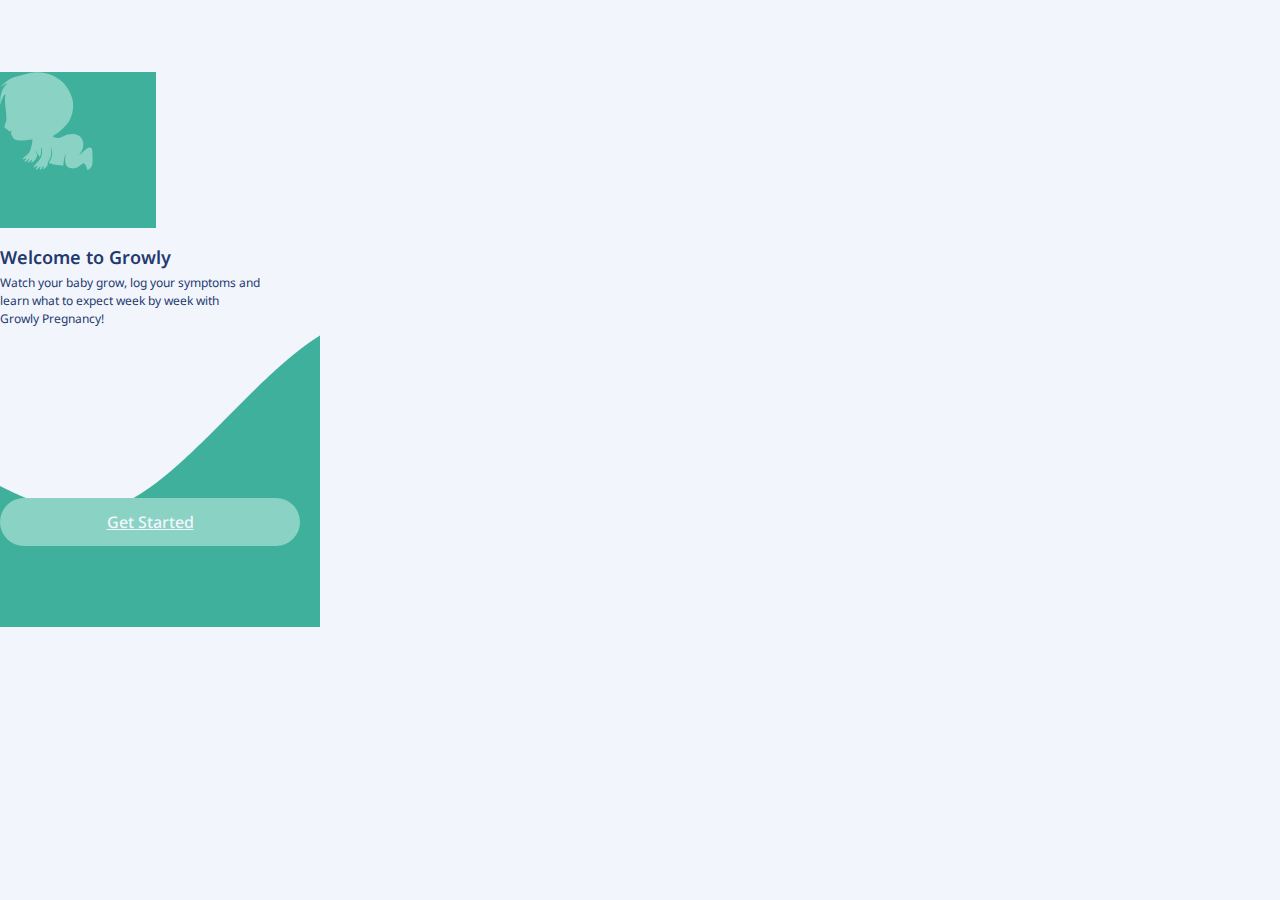
<file: index.html>
<!DOCTYPE html>
<html lang="en">
<head>
    <meta charset="UTF-8">
    <meta http-equiv="X-UA-Compatible" content="IE=edge">
    <meta name="viewport" content="width=device-width, initial-scale=1.0">
    <meta name="auther" content="maryam farmani">
    <link rel="stylesheet" href="./css/index.css">
    <link rel="preconnect" href="https://fonts.googleapis.com">
    <link rel="preconnect" href="https://fonts.gstatic.com" crossorigin>
    <link href="https://fonts.googleapis.com/css2?family=Noto+Sans:wght@100;300;400;500;600;700&display=swap" rel="stylesheet">
    <link href="https://cdn.jsdelivr.net/npm/bootstrap@5.0.2/dist/css/bootstrap.min.css" rel="stylesheet" integrity="sha384-EVSTQN3/azprG1Anm3QDgpJLIm9Nao0Yz1ztcQTwFspd3yD65VohhpuuCOmLASjC" crossorigin="anonymous">
    <title>Get Started</title>
</head>
<body class="background-index">
    
    <div class="container-sm d-flex justify-content-center">

        <div class="rounded-circle circle d-flex justify-content-center">
             
            <svg class="mt-4" width="93" height="98" viewBox="0 0 93 98" fill="none" xmlns="http://www.w3.org/2000/svg">
                <path fill-rule="evenodd" clip-rule="evenodd" d="M30.1086 0.962804C28.4495 1.29144 25.6377 2.0328 23.86 2.60984C22.0824 3.18689 19.2072 3.87219 17.471 4.13268C12.4514 4.88483 7.20782 7.85975 3.03808 12.3204C0.718783 14.802 0.402474 15.5446 2.37099 13.8873C3.79308 12.6896 7.02854 10.8972 7.29185 11.1612C7.37717 11.2466 6.70707 12.0349 5.80253 12.9134C2.35634 16.2606 0.150378 22.7513 0.200798 29.3955L0.230532 33.2769L0.807985 30.9049C1.54532 27.8778 2.78727 25.0534 4.21152 23.164L5.33238 21.6769L5.06908 25.536C4.8855 28.222 5.09063 31.9525 5.74306 37.8053C6.73465 46.6987 6.65923 48.9982 5.28886 51.6868C4.43862 53.3541 4.24944 54.9213 4.79759 55.7507C4.97169 56.0142 5.73875 56.5498 6.50194 56.9414C7.26556 57.3326 8.0964 58.039 8.34893 58.5108C8.6786 59.128 9.25132 59.3691 10.3868 59.3691C11.6154 59.3691 11.8512 59.4842 11.4491 59.8866C10.6967 60.6396 10.7988 61.3215 12.0813 64.1174C13.8188 67.9057 15.3801 68.6493 21.4899 68.5979C24.2893 68.5742 27.4321 68.2659 29.1657 67.8449C30.7804 67.4529 32.2086 67.132 32.3396 67.132C32.7438 67.132 32.044 71.9226 31.1541 75.2499C29.8526 80.1156 28.9257 81.5711 25.5644 84.0255C21.8773 86.718 21.3632 88.4931 24.7835 86.7232C26.55 85.8088 26.8538 86.282 25.4446 87.7535C24.0298 89.2314 24.0031 89.5583 25.2972 89.5583C25.8717 89.5583 26.7973 89.0033 27.4549 88.2645C28.7813 86.7749 29.7449 86.4989 29.0442 87.8091C28.7973 88.2705 28.403 88.767 28.1673 88.9127C27.5157 89.316 27.6553 90.4209 28.3577 90.4209C28.6982 90.4209 29.6889 89.6933 30.5585 88.8036C32.1108 87.2165 32.3228 87.433 31.404 89.6661C30.9524 90.7642 31.7345 90.6033 33.8746 89.1577C35.4608 88.0864 35.8616 87.5046 36.5141 85.325L37.2828 82.7554L36.1555 80.4425C34.861 77.7875 35.4281 78.4073 37.7702 82.2077C38.6662 83.6606 39.5797 84.7376 39.8012 84.6008C40.514 84.1601 41.0919 81.2347 41.1225 77.9139C41.1626 73.5309 41.9339 75.3814 42.0016 80.0233C42.0649 84.3623 40.9518 86.6408 36.4809 91.3244C34.0586 93.8616 33.3243 94.8898 33.6802 95.246C34.0362 95.6022 34.571 95.4172 35.7194 94.5409C37.5948 93.109 38.1546 93.4075 36.8653 95.1528C35.7935 96.6036 35.697 97.16 36.4649 97.4593C36.7614 97.5745 37.7146 96.8633 38.5843 95.8783C39.4535 94.8937 40.3132 94.2364 40.4946 94.418C40.676 94.5995 40.595 94.9777 40.3145 95.2585C39.7556 95.8178 39.6099 97.7564 40.1279 97.7461C40.7795 97.7327 41.425 97.0729 42.1257 95.704C43.2573 93.4941 44.1451 93.8931 43.2629 96.2151C42.6264 97.8906 43.562 97.6197 45.7137 95.5065C47.2478 93.9996 47.5615 93.4135 47.5615 92.0524C47.5615 90.9298 47.9537 89.8719 48.8061 88.6945C51.1629 85.4384 51.8463 80.9751 50.7875 75.7575C50.5957 74.8126 50.6462 74.8393 51.1948 75.9732C52.803 79.2979 52.3712 84.4585 50.1359 88.6199L48.9026 90.9164L50.354 91.5232C52.2277 92.3069 58.7258 93.4398 61.3455 93.4398H63.3812L63.626 90.5287C63.8729 87.596 65.1916 81.6129 65.5186 81.9407C65.6156 82.0377 65.4936 83.3782 65.2476 84.9195C64.7878 87.8 65.123 90.9677 66.1069 93.0396C67.0136 94.9493 68.933 96.0935 71.6423 96.3393C74.8756 96.6326 76.5618 96.0516 80.1313 93.4144C81.718 92.2426 83.1982 91.2834 83.4214 91.2834C84.4884 91.2834 86.2863 93.8258 86.5733 95.7415C86.9413 98.1972 87.7709 98.3671 89.9674 96.4372C92.2259 94.4524 92.5922 92.8714 92.5672 85.2124C92.5431 77.8095 92.1186 75.9253 90.3768 75.4876C88.7293 75.0735 87.1029 76.0266 82.8556 79.8935C78.7854 83.5994 77.4051 84.4662 80.0593 81.6496C82.8655 78.6716 84.0911 73.0125 82.8375 68.8235C81.7042 65.0386 78.1412 62.4259 73.6172 62.0624C70.2611 61.7928 67.2252 62.4535 62.955 64.3831C60.5172 65.4845 58.9602 65.9158 57.4623 65.9042C55.4895 65.8891 52.7181 64.8933 52.7453 64.2097C52.7517 64.0381 54.2548 63.0241 56.085 61.9567C60.7391 59.2418 67.5208 52.4359 69.6401 48.3522C73.023 41.8343 74.0447 33.691 72.3429 26.8078C71.329 22.7064 68.6016 17.2154 65.7966 13.6272C57.7114 3.28608 43.6219 -1.71369 30.1086 0.962804Z" fill="#89D2C4"/>
            </svg>
                
        </div>

    </div>

    <div> 
        <h1 class="d-flex justify-content-center font-h1 ">Welcome to Growly</h1>
        <p class="mx-auto d-flex align-items-center px-3 w-75 mb-0 fw-normal text-center p-font">Watch your baby grow, log your symptoms and learn what to expect week by week with Growly Pregnancy!</p>
        
    </div>
    
    
    <div class="d-flex justify-content-center align-items-center p-0"> 
        
        <div class="d-flex justify-content-center align-items-center div-button">
            <button class="div-start border-0 d-flex   justify-content-center align-items-center">

                <a class="a-button d-flex   justify-content-center align-items-center text-decoration-none position-absolute " href="./page/sign.html">Get Started</a>

            </button>
        </div>
    
    </div>


    
     
</body>
</html>
</file>
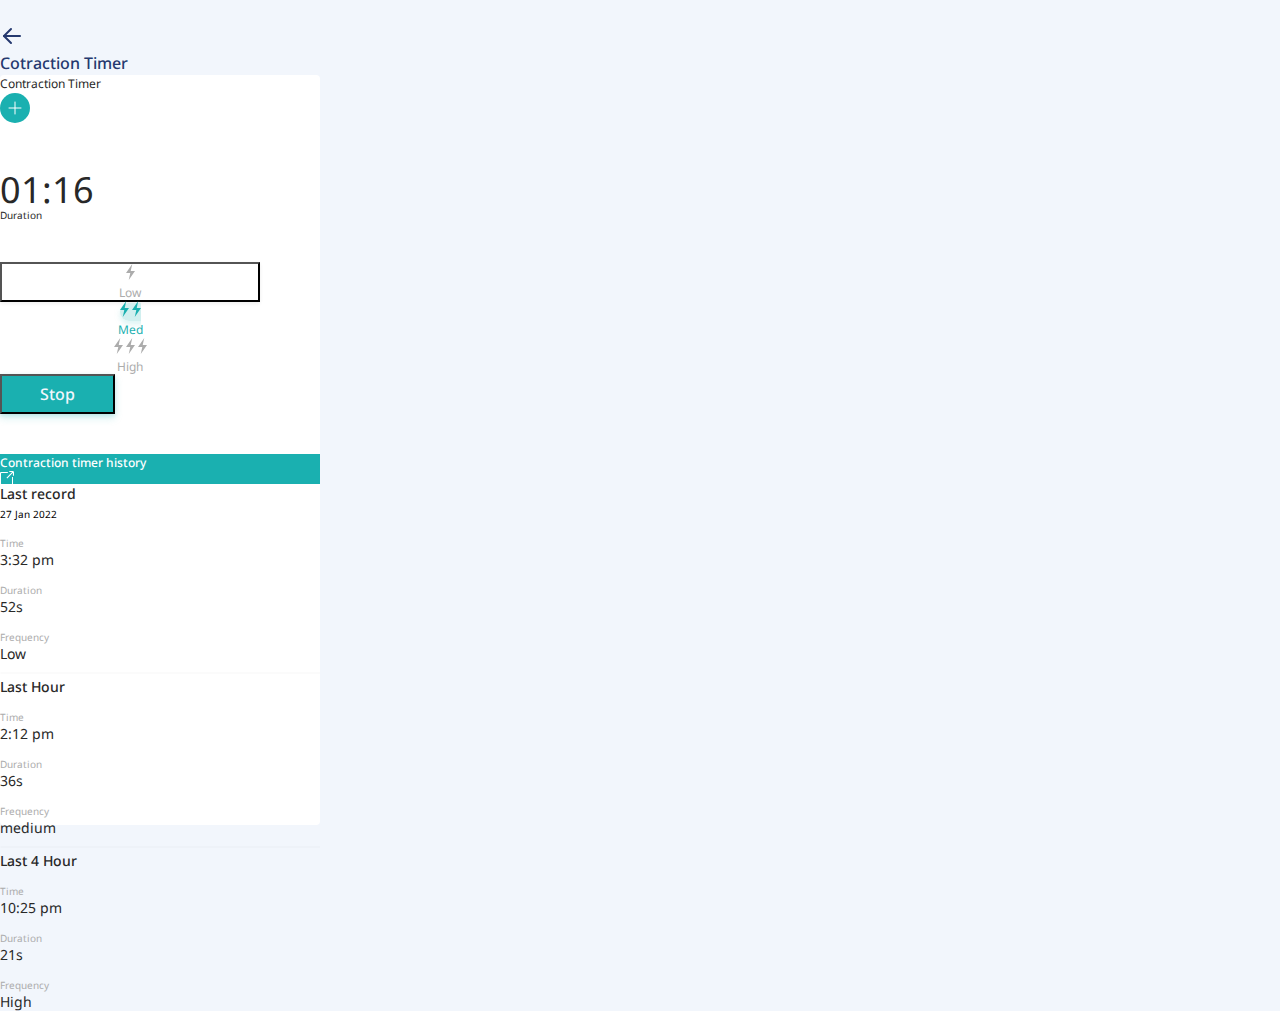
<file: page/Cotraction-Timer.html>
<!DOCTYPE html>
<html lang="en">
<head>
    <meta charset="UTF-8">
    <meta http-equiv="X-UA-Compatible" content="IE=edge">
    <meta name="viewport" content="width=device-width, initial-scale=1.0">
    <meta name="auther" content="maryam farmani">
    <link rel="stylesheet" href="./../css/index.css">
    <link rel="preconnect" href="https://fonts.googleapis.com">
    <link rel="preconnect" href="https://fonts.gstatic.com" crossorigin>
    <link href="https://fonts.googleapis.com/css2?family=Noto+Sans:wght@100;300;400;500;600;700&display=swap" rel="stylesheet">
    <link href="https://cdn.jsdelivr.net/npm/bootstrap@5.0.2/dist/css/bootstrap.min.css" rel="stylesheet" integrity="sha384-EVSTQN3/azprG1Anm3QDgpJLIm9Nao0Yz1ztcQTwFspd3yD65VohhpuuCOmLASjC" crossorigin="anonymous">
    <title>Cotraction Timer</title>
</head>
<body class="background-kick-counter">

    <div class="d-flex justify-content-center">
        <div class="d-flex" style="width: 32rem; margin-top: 2.4rem;">

            <span class="w-25">
                <a href="./kick-counter.html">

                    <svg width="24" height="24" viewBox="0 0 24 24" fill="none" xmlns="http://www.w3.org/2000/svg">
                        <path d="M20 12H4" stroke="#25396F" stroke-width="2" stroke-linecap="round" stroke-linejoin="round"/>
                        <path d="M11 19L4 12L11 5" stroke="#25396F" stroke-width="2" stroke-linecap="round" stroke-linejoin="round"/>
                    </svg>

                </a>
            </span>

            <p class="text-center ms-3  mb-0 text-kick-p font-weight-500 font-size-16 w-50">Cotraction Timer</p>
             
    
        </div>
    </div>

    <div class="d-flex justify-content-center mt-4">
        <div class="mb-5" style="width: 32rem; height: 75rem; background: #FFFFFF; border-radius: .4rem;">
            <div class="d-flex justify-content-end align-items-center pt-4">
                <p class="pe-3 pt-3 fw-normal" style="font-size: 1.2rem; color: #282828; line-height: 1.8rem;">Contraction Timer</p>
                <svg class="me-3" width="30" height="30" viewBox="0 0 30 30" fill="none" xmlns="http://www.w3.org/2000/svg">
                    <rect width="30" height="30" rx="15" fill="#1AB0B0"/>
                    <path d="M15 9V21" stroke="white" stroke-linecap="round" stroke-linejoin="round"/>
                    <path d="M9 15H21" stroke="white" stroke-linecap="round" stroke-linejoin="round"/>
                </svg>     
            </div>

            <div class="d-flex justify-content-center text-center">
                <p class="fw-normal mb-0" style="font-size: 3.6rem;  color: #282828; line-height: 3.6rem; margin-top: 4.6rem;">01:16</p>
            </div>

            <div class="d-flex justify-content-center text-center mt-1">
                <p class="font-size-10 fw-normal" style="color: #282828;">Duration</p>
            </div>

            <div class="d-flex justify-content-center text-center mb-1">

                <button class="rounded-pill border-0 row" style="width: 26rem; margin-top: 4rem; height: 4rem; background: #FFFFFF; box-shadow: 0px 1px 4px rgba(0, 0, 0, 0.04), 0px 2px 4px rgba(0, 0, 0, 0.04);">
                    <span class="col-4 h-100 d-flex justify-content-center align-items-center text-center">
                        <svg width="9" height="16" viewBox="0 0 9 16" fill="none" xmlns="http://www.w3.org/2000/svg">
                            <path d="M4.71667 7L6.23339 0L0 8.93528L4.28333 9L2.76661 16L9 7.06472L4.71667 7Z" fill="#ACACAC"/>
                        </svg>
                        <p class="mb-0 ms-1 font-size-12 fw-normal" style="color: #ACACAC;">Low</p>    
                    </span>
                    
                    <span class="col-4 h-100 d-flex justify-content-center align-items-center text-center" style="background: #D1EFEF; border-radius: 3rem; box-shadow: 0px 2px 8px rgba(26, 176, 176, 0.08), 0px 4px 4px rgba(26, 176, 176, 0.08);">
                        <svg width="9" height="16" viewBox="0 0 9 16" fill="none" xmlns="http://www.w3.org/2000/svg">
                            <path d="M4.71667 7L6.23339 0L0 8.93528L4.28333 9L2.76661 16L9 7.06472L4.71667 7Z" fill="#1AB0B0"/>
                        </svg>

                        <svg width="9" height="16" viewBox="0 0 9 16" fill="none" xmlns="http://www.w3.org/2000/svg">
                            <path d="M4.71667 7L6.23339 0L0 8.93528L4.28333 9L2.76661 16L9 7.06472L4.71667 7Z" fill="#1AB0B0"/>
                        </svg>
                              
                        <p class="mb-0 ms-1 font-size-12 fw-bold" style="color: #1AB0B0;">Med</p>    
                    </span>

                    <span class="col-4 h-100 d-flex justify-content-center align-items-center text-center">
                        <svg width="9" height="16" viewBox="0 0 9 16" fill="none" xmlns="http://www.w3.org/2000/svg">
                            <path d="M4.71667 7L6.23339 0L0 8.93528L4.28333 9L2.76661 16L9 7.06472L4.71667 7Z" fill="#ACACAC"/>
                        </svg>
                        <svg width="9" height="16" viewBox="0 0 9 16" fill="none" xmlns="http://www.w3.org/2000/svg">
                            <path d="M4.71667 7L6.23339 0L0 8.93528L4.28333 9L2.76661 16L9 7.06472L4.71667 7Z" fill="#ACACAC"/>
                        </svg>
                        <svg width="9" height="16" viewBox="0 0 9 16" fill="none" xmlns="http://www.w3.org/2000/svg">
                            <path d="M4.71667 7L6.23339 0L0 8.93528L4.28333 9L2.76661 16L9 7.06472L4.71667 7Z" fill="#ACACAC"/>
                        </svg>
                        <p class="mb-0 ms-1 font-size-12 fw-normal" style="color: #ACACAC;">High</p>    
                    </span>
                    
                </button>

            </div>

            <div class="d-flex justify-content-center text-center">
                <a href="./how-you-are.html">
                    <button class="font-size-16 font-weight-500 button-stop border-0 mt-5 rounded-pill" style="width:11.5rem; height: 4rem; color: #F2F6FC; background: #1AB0B0; box-shadow: 0px 4px 8px rgba(26, 176, 176, 0.18), 0px 2px 4px rgba(26, 176, 176, 0.18);">Stop</button>
                </a>
            </div>

            <div class="d-flex align-items-center text-start rounded-top" style="margin-top: 4rem; background: #1AB0B0; height: 3rem; width: 32rem;">
                <p class="mb-0 w-75 ps-4 font-weight-500 font-size-12" style="color: #FFFFFF; margin-right: 5rem;">Contraction timer history</p>
                <svg  width="14" height="14" viewBox="0 0 14 14" fill="none" xmlns="http://www.w3.org/2000/svg">
                    <path d="M12.6617 0H9.30829V1.06466H12.0906L6.46936 6.68541L7.28821 7.50441L12.9186 1.87435V4.6651H13.9999V1.33826C14 0.599167 13.4008 0 12.6617 0Z" fill="white"/>
                    <path d="M11.9959 12.4207C11.9959 12.7469 11.7413 13.0112 11.4273 13.0112H1.57265C1.25864 13.0112 1.00404 12.7469 1.00404 12.4207V2.57908C1.00404 2.25297 1.25864 1.98862 1.57265 1.98862H7.85763V1H1.24267C0.556369 1 0 1.55637 0 2.24267V12.7573C0 13.4436 0.556369 14 1.24267 14H11.7573C12.4436 14 13 13.4436 13 12.7573V6.11768H11.996V12.4207H11.9959Z" fill="white"/>
                </svg>
                    
            </div>

            <div class="d-flex">
                <p class="mt-4 mb-0 w-75 text-start ps-4 font-weight-500 font-size-14" style="color: #282828;">Last record</p>
                <p class="mt-4 fw-normal font-size-10" style="padding-top: .4rem; line-height: 1.5rem;">27 Jan 2022</p>
            </div>

            <div class="row mt-4">
                <span class="col-4 text-start" style="padding-left: 2.5rem;">
                    <p class="fw-normal font-size-10 " style="color: #ACACAC;">Time</p>
                    <p class="fw-normal font-size-14 " style="color: #282828;">3:32 pm</p>
                </span>

                <span class="col-4 text-start" style="padding-left: 2.5rem;">
                    <p class="fw-normal font-size-10 " style="color: #ACACAC;">Duration</p>
                    <p class="fw-normal font-size-14 " style="color: #282828;">52s</p>
                </span>

                <span class="col-4 text-start" style="padding-left: 2.5rem;">
                    <p class="fw-normal font-size-10 " style="color: #ACACAC;">Frequency</p>
                    <p class="fw-normal font-size-14 " style="color: #282828;">Low</p>
                </span>
            </div>

            <svg width="320" height="2" viewBox="0 0 320 2" fill="none" xmlns="http://www.w3.org/2000/svg">
                <path opacity="0.05" d="M1 1H329" stroke="#464646" stroke-linecap="round"/>
            </svg>
             
            <p class="mt-4 mb-0 w-75 text-start ps-4 font-weight-500 font-size-14" style="color: #282828;">Last Hour</p>

            <div class="row mt-4">
                <span class="col-4 text-start" style="padding-left: 2.5rem;">
                    <p class="fw-normal font-size-10 " style="color: #ACACAC;">Time</p>
                    <p class="fw-normal font-size-14 " style="color: #282828;">2:12 pm</p>
                </span>

                <span class="col-4 text-start" style="padding-left: 2.5rem;">
                    <p class="fw-normal font-size-10 " style="color: #ACACAC;">Duration</p>
                    <p class="fw-normal font-size-14 " style="color: #282828;">36s</p>
                </span>

                <span class="col-4 text-start" style="padding-left: 2.5rem;">
                    <p class="fw-normal font-size-10 " style="color: #ACACAC;">Frequency</p>
                    <p class="fw-normal font-size-14 " style="color: #282828;">medium</p>
                </span>
            </div>

            <svg width="320" height="2" viewBox="0 0 320 2" fill="none" xmlns="http://www.w3.org/2000/svg">
                <path opacity="0.05" d="M1 1H329" stroke="#464646" stroke-linecap="round"/>
            </svg>

            <p class="mt-4 mb-0 w-75 text-start ps-4 font-weight-500 font-size-14" style="color: #282828;">Last 4 Hour</p>

            <div class="row mt-4">
                <span class="col-4 text-start" style="padding-left: 2.5rem;">
                    <p class="fw-normal font-size-10 " style="color: #ACACAC;">Time</p>
                    <p class="fw-normal font-size-14 " style="color: #282828;">10:25 pm</p>
                </span>

                <span class="col-4 text-start" style="padding-left: 2.5rem;">
                    <p class="fw-normal font-size-10 " style="color: #ACACAC;">Duration</p>
                    <p class="fw-normal font-size-14 " style="color: #282828;">21s</p>
                </span>

                <span class="col-4 text-start" style="padding-left: 2.5rem;">
                    <p class="fw-normal font-size-10 " style="color: #ACACAC;">Frequency</p>
                    <p class="fw-normal font-size-14 " style="color: #282828;">High</p>
                </span>
            </div>

        </div>
    </div>
    
</body>
</html>
</file>
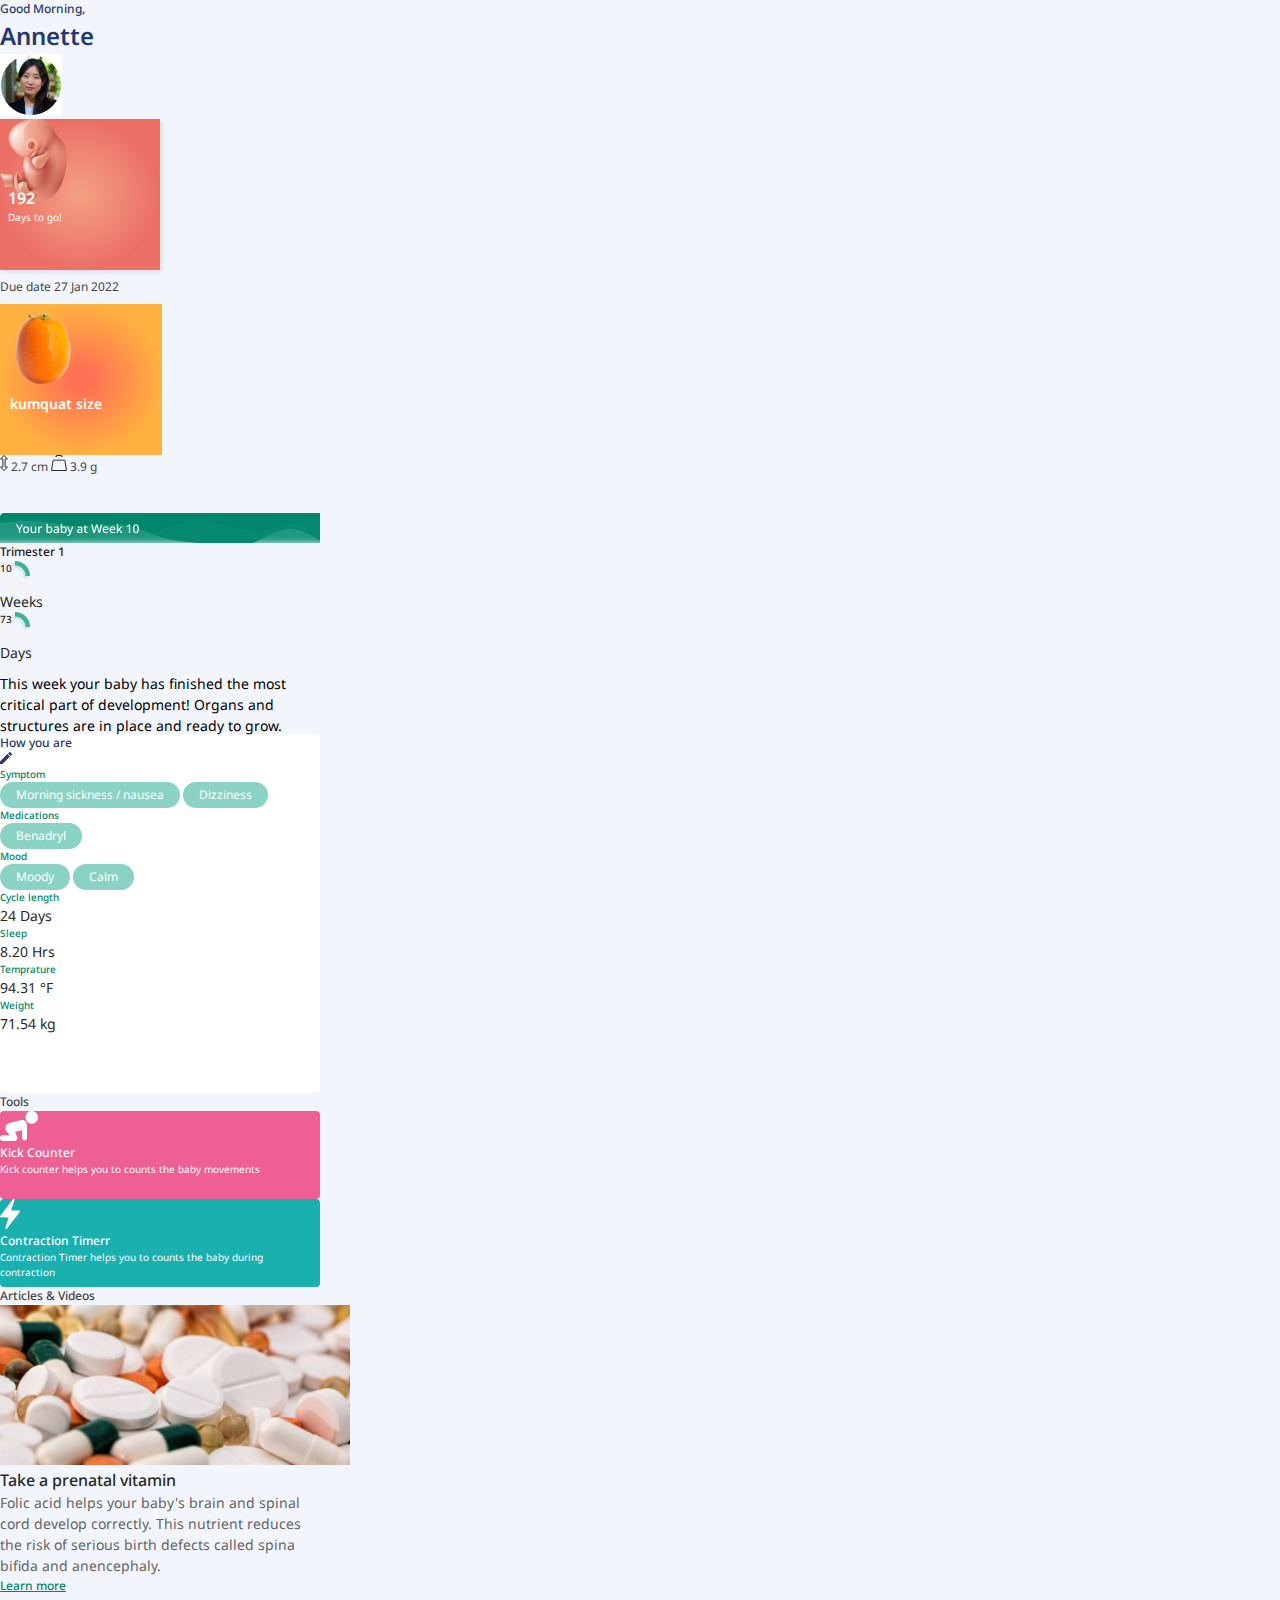
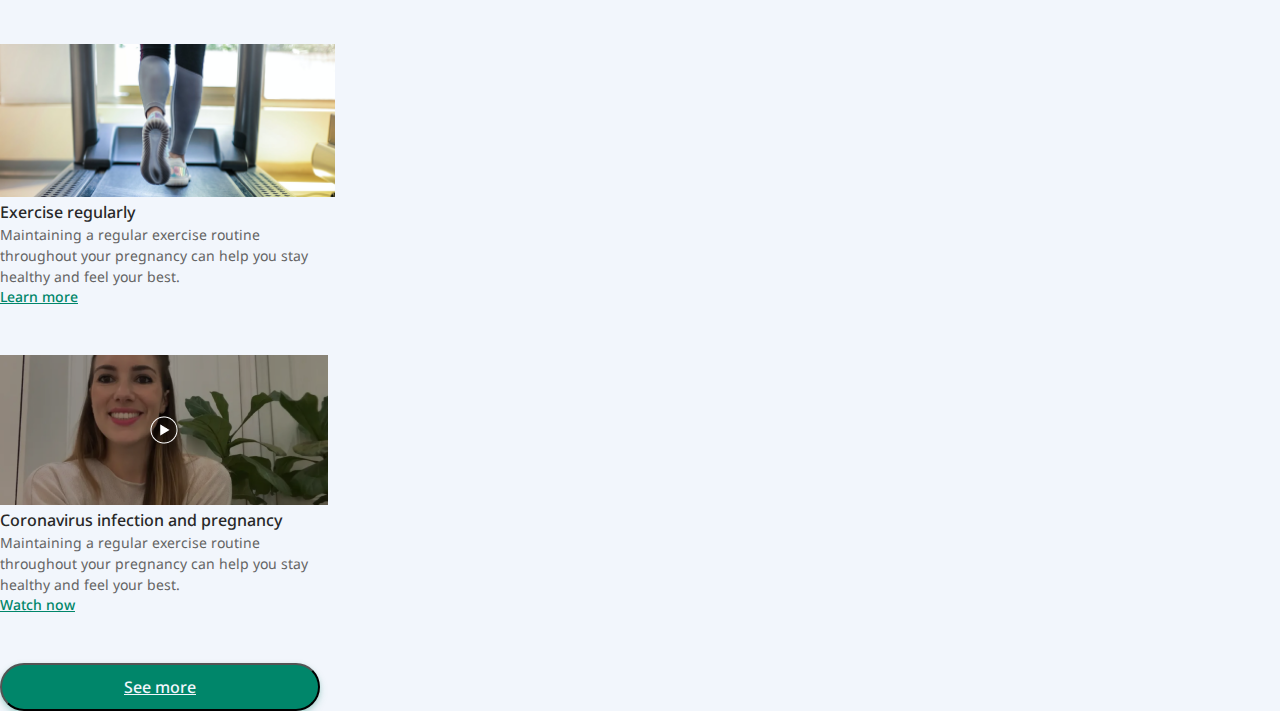
<file: page/dashboard.html>
<!DOCTYPE html>
<html lang="en">
<head>
    <meta charset="UTF-8">
    <meta http-equiv="X-UA-Compatible" content="IE=edge">
    <meta name="viewport" content="width=device-width, initial-scale=1.0">
    <meta name="auther" content="maryam farmani">
    <link rel="stylesheet" href="./../css/index.css">
    <link rel="preconnect" href="https://fonts.googleapis.com">
<link rel="preconnect" href="https://fonts.gstatic.com" crossorigin>
<link href="https://fonts.googleapis.com/css2?family=Noto+Sans:wght@100;300;400;500;600;700&display=swap" rel="stylesheet">
    <link href="https://cdn.jsdelivr.net/npm/bootstrap@5.0.2/dist/css/bootstrap.min.css" rel="stylesheet" integrity="sha384-EVSTQN3/azprG1Anm3QDgpJLIm9Nao0Yz1ztcQTwFspd3yD65VohhpuuCOmLASjC" crossorigin="anonymous">
    <title>Dashboard</title>
</head>
<body class="background-dashboard ">
    <div class="container">

        <div class="container-dashboard mx-auto d-flex justify-content-sm-center">
            <div class="flex-grow-1 mt-4 ms-4">
                <h2 class="align-items-center div-h2">Good Morning,</h2>
                <h1 class="align-items-center div-h1">Annette</h1>
            </div>
            <img class="mt-4 rounded-circle me-3" src="./../picture/Ellipse 1.jpg" alt="">
                
    
        </div>
    
        <div class="row d-flex justify-content-center">
    
            <div class="me-2 card mt-4 p-0" style="width: 16.2rem;">
    
                <div class="card-img-top div-card">
                    <div class="d-flex justify-content-center mt-5">
                        <img class="mt-3" src="./../picture/Untitled-1 1.png" alt="">
                    </div>
    
                    <p class="mb-0 p-text-card1">192</p>
                    <p class="mb-0 p-text-card2 fw-normal">Days to go!</p>
    
                </div>
    
                <div class="card-body h-card-body px-2 py-0">
                  <p class="card-body-text  mb-0 fw-normal">Due date  27 Jan 2022</p>
                </div>
    
            </div>
    
            <div class=" card mt-4 p-0" style="width: 16.2rem;">
    
                <div class="card-img-top div-card2">
    
                    <div class="d-flex justify-content-center mt-5">
                        <img class="mt-3" src="./../picture/image 72.png" alt="">
                    </div>
    
                    <p class="p-card-kumquat">kumquat size</p>
                
                </div>
    
                <div class="card-body  card-body2 pt-3 h-card-body p-2">
                   <span>
                    <svg class="ms-3" width="8" height="16" viewBox="0 0 8 16" fill="none" xmlns="http://www.w3.org/2000/svg">
                        <path d="M5.11905 11.5911V12.0911H5.61905H7.4375L4.00675 15.4815L0.575993 12.0911H2.38094H2.88094V11.5911V4.39111V3.89111H2.38094H0.580491L3.9955 0.516291L7.41051 3.89111H5.61905H5.11905V4.39111V11.5911ZM7.50729 3.98675C7.50727 3.98673 7.50724 3.9867 7.50722 3.98668L7.50729 3.98675Z" stroke="#282828"/>
                    </svg>
                        
                    <span class="me-4">2.7 cm</span>
    
                    <svg width="16" height="16" viewBox="0 0 16 16" fill="none" xmlns="http://www.w3.org/2000/svg">
                        <path d="M13.8676 5.30608V5.34647L13.8741 5.38633L15.4982 15.374C15.4857 15.4453 15.4237 15.5 15.347 15.5H0.65282C0.576793 15.5 0.514698 15.4457 0.502268 15.3741L2.12621 5.38632L2.13269 5.34646V5.30608C2.13269 5.22117 2.20156 5.15278 2.28551 5.15278H4.46237H4.89728H4.96237H5.39728H10.6021H11.0375H11.1021H11.5375H13.7143C13.7988 5.15278 13.8676 5.22165 13.8676 5.30608ZM6.59844 0.50691C5.82099 0.50691 5.16553 1.02815 4.96237 1.7403V1.63285C4.96237 1.00704 5.46942 0.5 6.09522 0.5H9.90462C10.53 0.5 11.0375 1.00714 11.0375 1.63285V1.74191C10.8349 1.02895 10.1792 0.50691 9.40076 0.50691H6.59844Z" stroke="#282828"/>
                    </svg>
    
                    <span>3.9 g</span>
                        
                        
                   </span>
                </div>
    
            </div>
    
        </div>
    
        <div class="row justify-content-center" style=" margin-top: 2.4rem;">
    
            <div class="card border-light px-0" style="max-width: 32rem;">
    
                <div class="card-header background-card-header"></div>
    
                <div class="card-body" style="height: 16.7rem;">
                  <h3 class="card-title title-card-1 mt-2">Trimester 1</h3>
    
                    <div class="d-flex mt-3">
                        <div class="background-10 d-flex justify-content-center align-items-center">
                          <p class="mb-0 text-10-73">10</p>
                        </div>
    
                        <div class="d-flex justify-content-center align-items-center mt-2">
                          <p class="ms-3 p-weeks fw-normal">Weeks</p>
                        </div>
    
                        <div class="background-10 d-flex justify-content-center align-items-center ms-5">
                          <p class="mb-0 text-10-73">73</p>
                        </div>
    
                        <div class="d-flex justify-content-center align-items-center mt-2">
                          <p class="ms-3 p-weeks fw-normal">Days</p>
                        </div>
    
                    </div>
                
                  <p class="card-text fw-normal text-p-card">This week your baby has finished the most critical part of development! Organs and structures are in place and ready to grow.</p>
                </div> 
           </div>
    
        </div>
    
        <div class="d-flex justify-content-center">
    
            <div class="div-howareyou">
                <div class="d-flex align-items-center text-center pt-3">

                    <h2 class="d-flex w-75 ps-3 text-howareyou ">How you are</h2>

                    <svg class="ps-5 w-25" width="12" height="12" viewBox="0 0 12 12" fill="none" xmlns="http://www.w3.org/2000/svg">
                        <path d="M11.805 2.69463C12.065 2.43466 12.065 2.00139 11.805 1.75476L10.2452 0.194973C9.99861 -0.064991 9.56534 -0.064991 9.30537 0.194973L8.07888 1.4148L10.5785 3.91446L11.805 2.69463ZM0 9.50035V12H2.49965L9.87196 4.62103L7.37231 2.12137L0 9.50035Z" fill="#25396F"/>
                    </svg>
                        
                </div>

                <div class="ps-3">
                    <p class="mb-2 p-how mt-4">Symptom</p>
                    <button class="btn-how fw-normal me-2">Morning sickness / nausea</button>
                    <button class="btn-how fw-normal">Dizziness</button>
                </div>

                <div class="ps-3">
                    <p class="mb-2 p-how mt-4">Medications</p>
                    <button class="btn-how fw-normal">Benadryl</button>
                </div>

                <div class="ps-3">
                    <p class="mb-2 p-how mt-4"> Mood</p>
                    <button class="btn-how fw-normal me-2">Moody</button>
                    <button class="btn-how fw-normal">Calm</button>
                </div>

                <div class="d-flex ps-3">

                    <span class="w-50">
                        <p class="p-how mb-2 mt-4 ">Cycle length</p>
                        <p class="fw-normal text-span">24 Days</p>
                    </span>

                    <span class="w-50">
                        <p class="p-how mb-2 mt-4 ">Sleep</p>
                        <p class="fw-normal text-span">8.20 Hrs</p>
                    </span>

                </div>

                
                <div class="d-flex ps-3">

                    <span class="w-50">
                        <p class="p-how mb-2 mt-4 ">Temprature</p>
                        <p class="fw-normal text-span">94.31 °F</p>
                    </span>

                    <span class="w-50">
                        <p class="p-how mb-2 mt-4 ">Weight</p>
                        <p class="fw-normal text-span">71.54 kg</p>
                    </span>

                </div>



            </div>
 
        </div>

        <div class="d-flex justify-content-center mt-4">

            <div class="text-start" style="width: 32rem; height: 1.8rem;">
                <p class="text-tools">Tools</p>
            </div>

        </div>

        <div class="d-flex justify-content-center mt-3">
 
            <div class="background-kick row align-items-center" style="width: 32rem; height: 8.8rem;">

                <svg class="col-3" width="38" height="30" viewBox="0 0 38 30" fill="none" xmlns="http://www.w3.org/2000/svg">
                    <path fill-rule="evenodd" clip-rule="evenodd" d="M31.1242 0.0356234C29.0871 0.25148 27.206 1.55279 26.2601 3.40024C25.8174 4.26485 25.6169 5.02567 25.5662 6.03292C25.5047 7.25442 25.6743 8.08745 26.2168 9.22889C26.575 9.98236 26.7352 10.2104 27.3512 10.8428C28.1562 11.6692 28.8978 12.1392 29.9729 12.5042C30.5529 12.7011 30.7743 12.7299 31.7531 12.7358C32.7052 12.7416 32.9629 12.7133 33.4919 12.5449C34.6122 12.1881 35.359 11.7297 36.1913 10.8875C37.0243 10.0448 37.4368 9.38031 37.7832 8.32332C37.9719 7.74711 37.9958 7.53632 37.9998 6.40907C38.0047 5.04307 37.9024 4.54658 37.4094 3.54499C36.2226 1.13357 33.7566 -0.243319 31.1242 0.0356234ZM21.2377 9.04529C20.78 9.12806 9.15396 12.1308 8.66669 12.292C7.96373 12.5247 6.99714 13.1985 6.53322 13.7794C5.55993 14.9981 5.17557 16.4878 5.458 17.947C5.70482 19.2218 5.89609 19.5222 8.517 22.7504L9.64836 24.1438L5.90048 24.186L2.1526 24.2283L1.65581 24.4648C1.05585 24.7504 0.51865 25.2625 0.220658 25.8328C0.0239287 26.2092 0 26.3468 0 27.0996C0 27.8511 0.0242599 27.991 0.22041 28.3702C0.659905 29.2197 1.37578 29.7582 2.29642 29.9318C2.59805 29.9886 4.93148 30.0108 8.95632 29.9951L15.152 29.9709L15.6229 29.7768C16.8489 29.2715 17.625 27.8403 17.3591 26.5757C17.3114 26.3483 16.7858 25.0321 16.1914 23.6506C15.5969 22.2692 15.1106 21.1069 15.1106 21.0678C15.1106 20.9796 14.8728 21.046 18.6295 20.0855C20.36 19.6431 21.8398 19.2614 21.9179 19.2374C22.0505 19.1968 22.0614 19.4774 22.0835 23.4846L22.1071 27.7752L22.3309 28.2078C23.3138 30.1086 25.9296 30.0347 26.8152 28.0811C26.9916 27.6921 26.9922 27.6664 26.9922 20.5124C26.9922 14.7462 26.9701 13.2427 26.8797 12.8696C26.4417 11.0623 24.9769 9.56213 23.2195 9.12121C22.7165 8.99496 21.7256 8.95704 21.2377 9.04529Z" fill="white"/>
                </svg>

                <span class="col-8 pt-3">
                    <p class="p-kick-counter">Kick Counter</p>
                    <p class="p2-kick fw-normal"> Kick counter helps you to counts the baby movements</p>
                </span>
                    

            </div>

        </div>

        <div class="d-flex justify-content-center mt-3">
 
            <div class="background-Contraction row align-items-center" style="width: 32rem; height: 8.8rem;">

                <svg class="col-3" width="20" height="30" viewBox="0 0 20 30" fill="none" xmlns="http://www.w3.org/2000/svg">
                    <path fill-rule="evenodd" clip-rule="evenodd" d="M13.1725 0.0912124C13.0735 0.142511 12.5524 0.762621 12.0146 1.46916C11.4768 2.1757 9.94304 4.19092 8.60622 5.94746C7.26946 7.70399 4.84211 10.8914 3.21218 13.0305C1.58224 15.1697 0.186811 17.0199 0.111179 17.1422C-0.0817399 17.454 -0.019573 17.8444 0.266421 18.1172L0.482155 18.323L1.89377 18.3663C2.67019 18.3901 4.48279 18.413 5.92183 18.4173C7.36087 18.4214 8.5737 18.4469 8.6171 18.4737C8.67159 18.5075 8.16135 20.1338 6.96296 23.7457C6.00988 26.6183 5.22872 29.0466 5.22711 29.1418C5.22055 29.5209 5.77538 30 6.22073 30C6.5617 30 6.79878 29.8224 7.26088 29.2207C8.88991 27.0997 12.5815 22.2981 15.3067 18.7555C17.0662 16.4684 18.8315 14.172 19.2296 13.6523C20.0112 12.6324 20.1 12.4233 19.9234 12.0201C19.7214 11.5591 19.8731 11.5738 15.2433 11.5677C12.9562 11.5647 11.0849 11.5463 11.0849 11.5268C11.0849 11.5074 11.8699 9.13138 12.8292 6.24687C13.7886 3.36236 14.5735 0.929226 14.5735 0.839935C14.5735 0.606462 14.2963 0.244377 14.0139 0.10911C13.724 -0.0298822 13.4185 -0.0363359 13.1725 0.0912124Z" fill="white"/>
                </svg>
                    

                <span class="col-9 pt-3">
                    <p class="p-kick-counter">Contraction Timerr</p>
                    <p class="p2-kick fw-normal"> Contraction Timer helps you to counts the baby during contraction</p>
                </span>
                    

            </div>

        </div>

        <div class="d-flex justify-content-center mt-4">

            <div class="text-start" style="width: 32rem; height: 1.8rem;">
                <p class="text-tools">Articles & Videos</p>
            </div>

        </div>

        <div class="d-flex flex-column justify-content-center align-items-center mt-4">

            <div class="card px-0" style="width: 32rem;">
                <img style="height: 16rem;" src="./../picture/image 76.png" class="card-img-top" alt="about Take a prenatal vitamin">
                <div style="height: 17.6rem; " class="card-body">
                  <h2 class="pt-2 text-vitamin">Take a prenatal vitamin</h2>
                  <p class="card-text p-vitamin">Folic acid helps your baby's brain and spinal cord develop correctly. This nutrient reduces the risk of serious birth defects called spina bifida and anencephaly.</p>
                  <a class="a-vitamin text-decoration-none" href="#">Learn more</a>
                </div>
            </div>

            <div class="card px-0 mt-4" style="width: 32rem;">
                <img style="height: 15.3rem;" src="./../picture/image 77.png" class="card-img-top" alt="about Exercise regularly">
                <div style="height: 15.5rem; " class="card-body">
                  <h2 class="pt-2 text-vitamin">Exercise regularly</h2>
                  <p class="card-text p-vitamin"> Maintaining a regular exercise routine throughout your pregnancy can help you stay healthy and feel your best.</p>
                  <a class="a-exercise text-decoration-none" href="#">Learn more</a>
                </div>
            </div>

            <div class="card px-0 mt-4" style="width: 32rem;">
                <img style="height: 15rem;" src="./../picture/Frame 3703.png" class="card-img-top" alt="about Coronavirus infection and pregnancy">
                <div style="height: 15.5rem; " class="card-body">
                  <h2 class="pt-2 text-vitamin">Coronavirus infection and pregnancy</h2>
                  <p class="card-text p-vitamin"> Maintaining a regular exercise routine throughout your pregnancy can help you stay healthy and feel your best.</p>
                  <a class="a-exercise text-decoration-none" href="#">Watch now</a>
                </div>
            </div>

        </div>

        <div class="d-flex justify-content-center mt-5 mb-5">

            <button class="d-flex justify-content-center align-items-center button-see-more border-0">
                <a class="text-decoration-none" style="color: #F2F6FC;" href="./kick-counter.html">See more</a>
            </button>

        </div>



        
    </div>
   
 
      
    
</body>
</html>
</file>
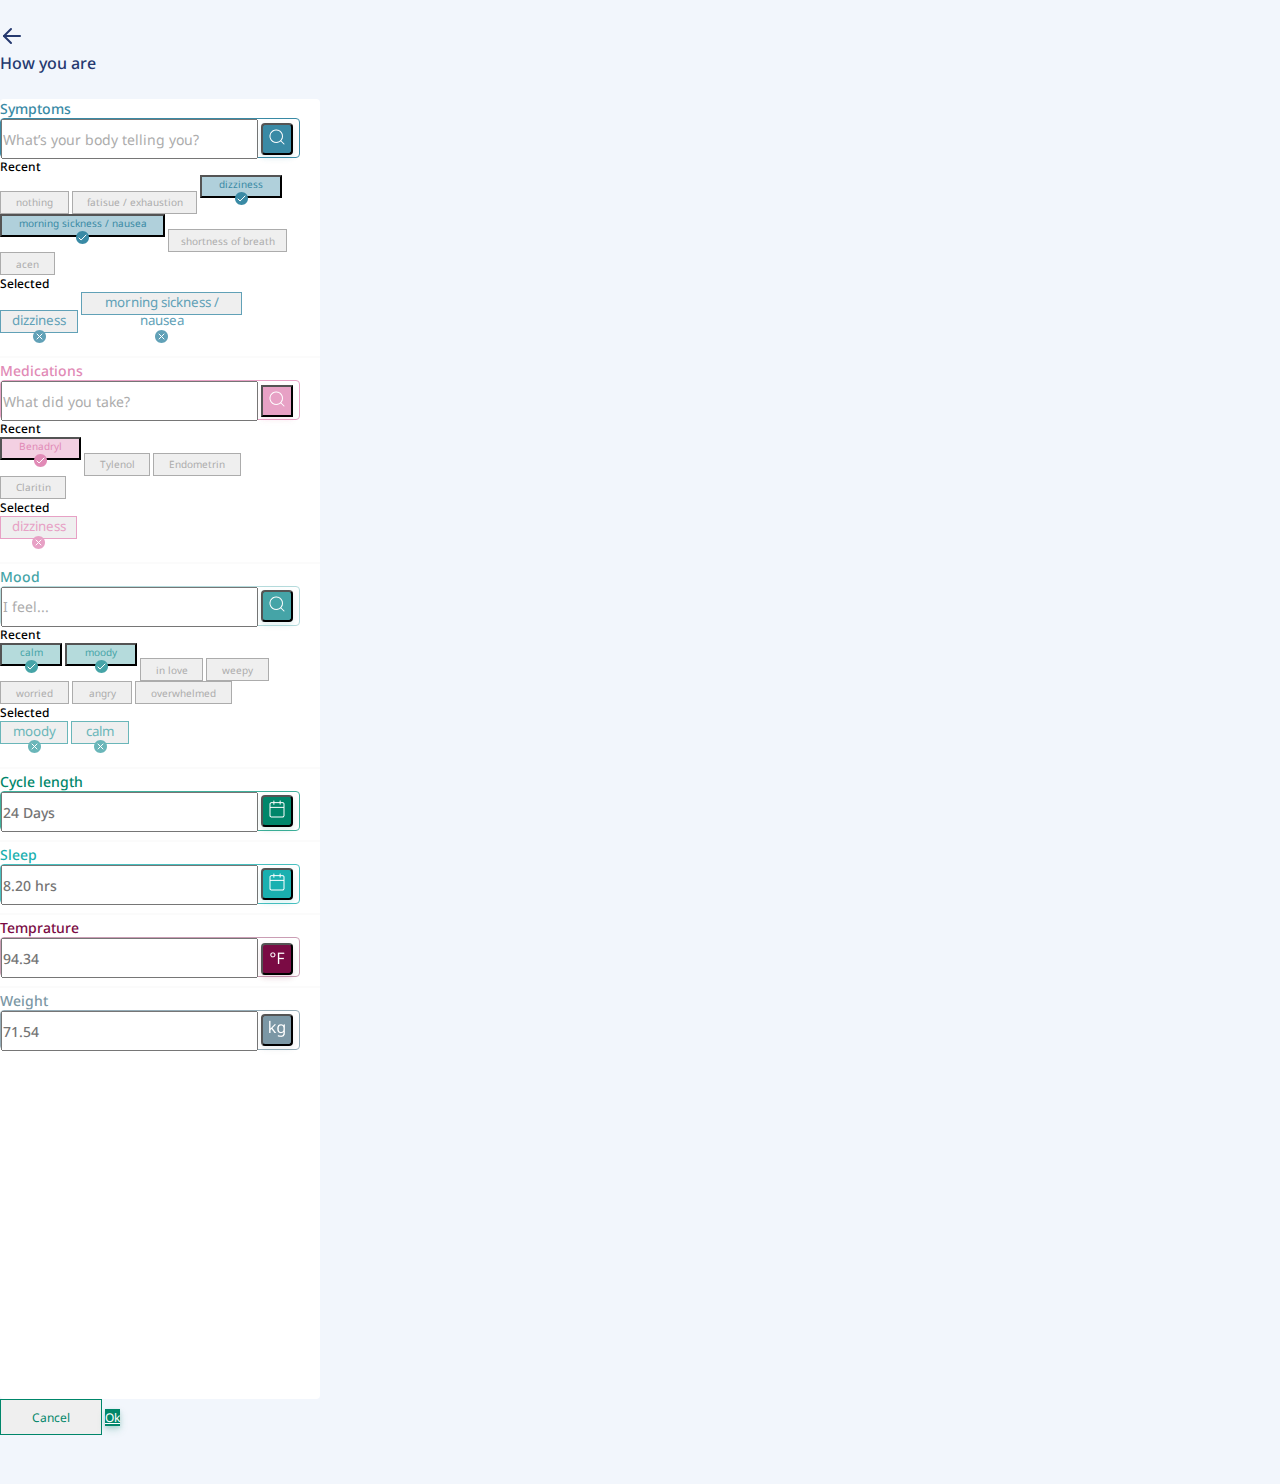
<file: page/how-you-are.html>
<!DOCTYPE html>
<html lang="en">
<head>
    <meta charset="UTF-8">
    <meta http-equiv="X-UA-Compatible" content="IE=edge">
    <meta name="viewport" content="width=device-width, initial-scale=1.0">
    <meta name="auther" content="maryam farmani">
    <link rel="stylesheet" href="./../css/index.css">
    <link rel="stylesheet" href="./../css/how-you-are.css">
    <link rel="preconnect" href="https://fonts.googleapis.com">
    <link rel="preconnect" href="https://fonts.gstatic.com" crossorigin>
    <link href="https://fonts.googleapis.com/css2?family=Noto+Sans:wght@100;300;400;500;600;700&display=swap" rel="stylesheet">
    <link href="https://cdn.jsdelivr.net/npm/bootstrap@5.0.2/dist/css/bootstrap.min.css" rel="stylesheet" integrity="sha384-EVSTQN3/azprG1Anm3QDgpJLIm9Nao0Yz1ztcQTwFspd3yD65VohhpuuCOmLASjC" crossorigin="anonymous">
    <title>How you are</title>
</head>
<body class="background-kick-counter">
    <div class="d-flex justify-content-center">

        <div class="d-flex" style="width: 32rem; margin-top: 2.4rem;">

            <span class="w-25">
                <a href="./Cotraction-Timer.html">

                    <svg width="24" height="24" viewBox="0 0 24 24" fill="none" xmlns="http://www.w3.org/2000/svg">
                        <path d="M20 12H4" stroke="#25396F" stroke-width="2" stroke-linecap="round" stroke-linejoin="round"/>
                        <path d="M11 19L4 12L11 5" stroke="#25396F" stroke-width="2" stroke-linecap="round" stroke-linejoin="round"/>
                    </svg>

                </a>
            </span>

            <p class="text-center ms-3  mb-0 text-kick-p font-weight-500 font-size-16 w-50">How you are</p>
             
    
        </div>

    </div>

    <div class="d-flex justify-content-center">
        <div class="" style="width: 32rem; height: 130rem; margin-top: 2.4rem; background: #FFFFFF; border-radius: .4rem;">
            <div class="d-flex justify-content-start mt-4 ms-4">
                <p class="mb-0 font-size-14 font-weight-500" style="color: #398AA5;">Symptoms</p>
            </div>
            
            <div class="d-flex justify-content-center">
                <div class="mt-4" >
                    <form class="h-100 w-100 d-flex align-items-center" style="color: #ACACAC; width: 30rem; height: 4rem; border: 1px solid #398AA5; border-radius: 4px;" action="">
                        <input class="font-size-14 fw-normal how-input border-0 ps-4" type="text" placeholder="What’s your body telling you?" style="height: 4rem; width: 25.7rem;">
                        <button class="border-0" style="width: 3.2rem; margin-right: .4rem; height: 3.2rem; background: #398AA5; box-shadow: 0px 2px 8px rgba(57, 138, 165, 0.08), 0px 4px 4px rgba(57, 138, 165, 0.08); border-radius: .4rem;">
                            <img src="./../picture/zrebin.png" alt="">
                        </button>
                    </form>
                </div>
            </div>
            
            <div class="font-weight-500 font-size-12 mt-4 ms-4">Recent</div>

            <div class="d-flex justify-content-center mt-3 gap-2">
                <button class="rounded-pill bg-transparent fw-normal" style="color: #ACACAC; font-size: 1rem; width: 6.9rem; height: 2.3rem; border: 1px solid #ACACAC;">nothing</button>
                <button class="rounded-pill bg-transparent fw-normal" style=" border: 1px solid #ACACAC; color: #ACACAC; font-size: 1rem; width: 12.5rem; height: 2.3rem;">fatisue / exhaustion</button>
                <button class="d-flex justify-content-center align-items-center rounded-pill border-0" style="width: 8.2rem; height: 2.3rem; background: #B0D0DB;">
                    <p class="mb-0 fw-normal" style="color: #398AA5; font-size: 1rem;">dizziness</p>
                    <svg width="15" height="15" viewBox="0 0 15 15" fill="none" xmlns="http://www.w3.org/2000/svg">
                        <path d="M7.5 14C11.0899 14 14 11.0899 14 7.5C14 3.91015 11.0899 1 7.5 1C3.91015 1 1 3.91015 1 7.5C1 11.0899 3.91015 14 7.5 14Z" fill="#398AA5"/>
                        <path d="M11 5L6.1049 10L4 8" stroke="white" stroke-linecap="round" stroke-linejoin="round"/>
                    </svg>
                        
                </button>
            </div>

            <div class="d-flex gap-2 mt-3 ms-4">
                <button class="d-flex justify-content-center align-items-center rounded-pill border-0" style="width: 16.5rem; height: 2.3rem; background: #B0D0DB;">
                    <p class="mb-0 fw-normal" style="color: #398AA5; font-size: 1rem;">morning sickness / nausea</p>
                    <svg width="15" height="15" viewBox="0 0 15 15" fill="none" xmlns="http://www.w3.org/2000/svg">
                        <path d="M7.5 14C11.0899 14 14 11.0899 14 7.5C14 3.91015 11.0899 1 7.5 1C3.91015 1 1 3.91015 1 7.5C1 11.0899 3.91015 14 7.5 14Z" fill="#398AA5"/>
                        <path d="M11 5L6.1049 10L4 8" stroke="white" stroke-linecap="round" stroke-linejoin="round"/>
                    </svg>
                </button>
                 
                <button class="rounded-pill bg-transparent fw-normal" style=" border: 1px solid #ACACAC; color: #ACACAC; font-size: 1rem; width: 11.9rem; height: 2.3rem;">shortness of breath</button>
            </div>

            <div class="mt-3 ms-4">
                <button class="rounded-pill bg-transparent fw-normal" style="color: #ACACAC; font-size: 1rem; width: 5.5rem; height: 2.3rem; border: 1px solid #ACACAC;">acen</button> 
            </div>

            <div class="font-weight-500 font-size-12 mt-4 ms-4">Selected</div>

            <div class="mt-3 ms-4 d-flex gap-2">
                <button class="d-flex justify-content-center align-items-center rounded-pill bg-transparent" style=" width: 7.8rem; height: 2.3rem; border: 1px solid #61A1B7;">
                    <p class="mb-0 fw-normal font-size-10" style="color: #61A1B7;">dizziness</p>
                    <svg width="15" height="15" viewBox="0 0 15 15" fill="none" xmlns="http://www.w3.org/2000/svg">
                        <path d="M7.5 14C11.0899 14 14 11.0899 14 7.5C14 3.91015 11.0899 1 7.5 1C3.91015 1 1 3.91015 1 7.5C1 11.0899 3.91015 14 7.5 14Z" fill="#61A1B7"/>
                        <path d="M10 5L5 10" stroke="white" stroke-linecap="round" stroke-linejoin="round"/>
                        <path d="M5 5L10 10" stroke="white" stroke-linecap="round" stroke-linejoin="round"/>
                    </svg>
                        
                </button>
                
                <button class="d-flex justify-content-center align-items-center rounded-pill bg-transparent" style=" width: 16.1rem; height: 2.3rem; border: 1px solid #61A1B7;">
                    <p class="mb-0 fw-normal font-size-10" style="color: #61A1B7;">morning sickness / nausea</p>
                    <svg width="15" height="15" viewBox="0 0 15 15" fill="none" xmlns="http://www.w3.org/2000/svg">
                        <path d="M7.5 14C11.0899 14 14 11.0899 14 7.5C14 3.91015 11.0899 1 7.5 1C3.91015 1 1 3.91015 1 7.5C1 11.0899 3.91015 14 7.5 14Z" fill="#61A1B7"/>
                        <path d="M10 5L5 10" stroke="white" stroke-linecap="round" stroke-linejoin="round"/>
                        <path d="M5 5L10 10" stroke="white" stroke-linecap="round" stroke-linejoin="round"/>
                    </svg>
                        
                </button>
            </div>

            <svg class="mt-4" width="320" height="2" viewBox="0 0 320 2" fill="none" xmlns="http://www.w3.org/2000/svg">
                <path opacity="0.05" d="M0 1H328" stroke="#464646" stroke-linecap="round"/>
            </svg>
                

            <div class="d-flex justify-content-start mt-4 ms-4">
                <p class="mb-0 font-size-14 font-weight-500" style="color: #E18AB6;">Medications</p>
            </div>

            <div class="d-flex justify-content-center">
                <div class="mt-4" >
                    <form class="h-100 w-100 d-flex align-items-center" style="color: #ACACAC; width: 30rem; height: 4rem; border: 1px solid #E7A1C5; border-radius: 4px;" action="">
                        <input class="font-size-14 fw-normal how-input border-0 ps-4" type="text" placeholder="What did you take?" style="height: 4rem; width: 25.7rem;">
                        <button class="border-0" style="width: 3.2rem; margin-right: .4rem; height: 3.2rem; background: #E7A1C5; box-shadow: 0px 2px 8px rgba(225, 138, 182, 0.08), 0px 4px 4px rgba(225, 138, 182, 0.08);">
                            <img src="./../picture/zrebin.png" alt="">
                        </button>
                    </form>
                </div>
            </div>

            <div class="font-weight-500 font-size-12 mt-4 ms-4">Recent</div>

            <div class="d-flex mt-3 ms-4 gap-2">
                <button class="d-flex justify-content-center align-items-center rounded-pill border-0" style="width: 8.1rem; height: 2.3rem; background: #F3D0E2;">
                    <p class="mb-0 fw-normal pe-2" style="color: #E18AB6; font-size: 1rem;">Benadryl</p>
                    <svg width="15" height="15" viewBox="0 0 15 15" fill="none" xmlns="http://www.w3.org/2000/svg">
                        <path d="M7.5 14C11.0899 14 14 11.0899 14 7.5C14 3.91015 11.0899 1 7.5 1C3.91015 1 1 3.91015 1 7.5C1 11.0899 3.91015 14 7.5 14Z" fill="#E18AB6"/>
                        <path d="M11 5L6.1049 10L4 8" stroke="white" stroke-linecap="round" stroke-linejoin="round"/>
                    </svg>
                 
                </button>

                <button class="rounded-pill bg-transparent fw-normal" style="color: #ACACAC; font-size: 1rem; width: 6.6rem; height: 2.3rem; border: 1px solid #ACACAC;">Tylenol</button>

                <button class="rounded-pill bg-transparent fw-normal" style="color: #ACACAC; font-size: 1rem; width: 8.8rem; height: 2.3rem; border: 1px solid #ACACAC;">Endometrin</button>
            </div>

            <div class="mt-3 ms-4">
                <button class="rounded-pill bg-transparent fw-normal" style="color: #ACACAC; font-size: 1rem; width: 6.6rem; height: 2.3rem; border: 1px solid #ACACAC;">Claritin</button>  
            </div>

            <div class="font-weight-500 font-size-12 mt-4 ms-4">Selected</div>

            <div class="mt-3 ms-4">
                <button class="d-flex justify-content-center align-items-center rounded-pill bg-transparent" style=" width: 7.7rem; height: 2.3rem; border: 1px solid #E7A1C5;">
                    <p class="mb-0 fw-normal font-size-10" style="color: #E7A1C5;">dizziness</p>
                    <svg width="15" height="15" viewBox="0 0 15 15" fill="none" xmlns="http://www.w3.org/2000/svg">
                        <path d="M7.5 14C11.0899 14 14 11.0899 14 7.5C14 3.91015 11.0899 1 7.5 1C3.91015 1 1 3.91015 1 7.5C1 11.0899 3.91015 14 7.5 14Z" fill="#E7A1C5"/>
                        <path d="M10 5L5 10" stroke="white" stroke-linecap="round" stroke-linejoin="round"/>
                        <path d="M5 5L10 10" stroke="white" stroke-linecap="round" stroke-linejoin="round"/>
                    </svg>
                        
                </button>
            </div>

            <svg class="mt-4" width="320" height="2" viewBox="0 0 320 2" fill="none" xmlns="http://www.w3.org/2000/svg">
                <path opacity="0.05" d="M0 1H328" stroke="#464646" stroke-linecap="round"/>
            </svg>

            <div class="d-flex justify-content-start mt-4 ms-4">
                <p class="mb-0 font-size-14 font-weight-500" style="color: #45A4A7;">Mood</p>
            </div>

            <div class="d-flex justify-content-center">
                <div class="mt-4" >
                    <form class="h-100 w-100 d-flex align-items-center" style="color: #ACACAC; width: 30rem; height: 4rem; border: 1px solid #B5DBDC; border-radius: 4px;" action="">
                        <input class="font-size-14 fw-normal how-input border-0 ps-4" type="text" placeholder="I feel..." style="height: 4rem; width: 25.7rem;">
                        <button class="border-0" style="width: 3.2rem; margin-right: .4rem; height: 3.2rem; background: #45A4A7; box-shadow: 0px 2px 8px rgba(69, 164, 167, 0.08), 0px 4px 4px rgba(69, 164, 167, 0.08); border-radius: .4rem;">
                            <img src="./../picture/zrebin.png" alt="">
                        </button>
                    </form>
                </div>
            </div>
                
            <div class="font-weight-500 font-size-12 mt-4 ms-4">Recent</div>

            <div class="d-flex mt-3 ms-4 gap-2">
                <button class="d-flex justify-content-center align-items-center rounded-pill border-0" style="width: 6.2rem; height: 2.3rem; background: #B5DBDC;">
                    <p class="mb-0 fw-normal pe-2" style="color: #45A4A7; font-size: 1rem;">calm</p>
                    <svg width="15" height="15" viewBox="0 0 15 15" fill="none" xmlns="http://www.w3.org/2000/svg">
                        <path d="M7.5 14C11.0899 14 14 11.0899 14 7.5C14 3.91015 11.0899 1 7.5 1C3.91015 1 1 3.91015 1 7.5C1 11.0899 3.91015 14 7.5 14Z" fill="#45A4A7"/>
                        <path d="M11 5L6.1049 10L4 8" stroke="white" stroke-linecap="round" stroke-linejoin="round"/>
                    </svg>
                        
                </button>

                <button class="d-flex justify-content-center align-items-center rounded-pill border-0" style="width: 7.2rem; height: 2.3rem; background: #B5DBDC;">
                    <p class="mb-0 fw-normal pe-2" style="color: #45A4A7; font-size: 1rem;">moody</p>
                    <svg width="15" height="15" viewBox="0 0 15 15" fill="none" xmlns="http://www.w3.org/2000/svg">
                        <path d="M7.5 14C11.0899 14 14 11.0899 14 7.5C14 3.91015 11.0899 1 7.5 1C3.91015 1 1 3.91015 1 7.5C1 11.0899 3.91015 14 7.5 14Z" fill="#45A4A7"/>
                        <path d="M11 5L6.1049 10L4 8" stroke="white" stroke-linecap="round" stroke-linejoin="round"/>
                    </svg>
                        
                </button>

                <button class="rounded-pill bg-transparent fw-normal" style="color: #ACACAC; font-size: 1rem; width: 6.3rem; height: 2.3rem; border: 1px solid #ACACAC;">in love</button>

                <button class="rounded-pill bg-transparent fw-normal" style="color: #ACACAC; font-size: 1rem; width: 6.3rem; height: 2.3rem; border: 1px solid #ACACAC;">weepy</button>
            </div>

            <div class="d-flex gap-2 mt-3 ms-4">
                <button class="rounded-pill bg-transparent fw-normal" style="color: #ACACAC; font-size: 1rem; width: 6.9rem; height: 2.3rem; border: 1px solid #ACACAC;">worried</button>
                <button class="rounded-pill bg-transparent fw-normal" style="color: #ACACAC; font-size: 1rem; width: 6rem; height: 2.3rem; border: 1px solid #ACACAC;">angry</button>
                <button class="rounded-pill bg-transparent fw-normal" style="color: #ACACAC; font-size: 1rem; width: 9.7rem; height: 2.3rem; border: 1px solid #ACACAC;">overwhelmed</button>
            </div>

            <div class="font-weight-500 font-size-12 mt-4 ms-4">Selected</div>

            <div class="d-flex gap-2 mt-3 ms-4">
                <button class="d-flex justify-content-center align-items-center rounded-pill bg-transparent" style=" width: 6.8rem; height: 2.3rem; border: 1px solid #6AB6B9;">
                    <p class="mb-0 fw-normal font-size-10 pe-1" style="color: #6AB6B9;">moody</p>
                    <svg width="15" height="15" viewBox="0 0 15 15" fill="none" xmlns="http://www.w3.org/2000/svg">
                        <path d="M7.5 13C11.0899 13 14 10.0899 14 6.5C14 2.91015 11.0899 0 7.5 0C3.91015 0 1 2.91015 1 6.5C1 10.0899 3.91015 13 7.5 13Z" fill="#6AB6B9"/>
                        <path d="M10 4L5 9" stroke="white" stroke-linecap="round" stroke-linejoin="round"/>
                        <path d="M5 4L10 9" stroke="white" stroke-linecap="round" stroke-linejoin="round"/>
                    </svg>
                
                </button>

                <button class="d-flex justify-content-center align-items-center rounded-pill bg-transparent" style=" width: 5.8rem; height: 2.3rem; border: 1px solid #6AB6B9;">
                    <p class="mb-0 fw-normal font-size-10 pe-1" style="color: #6AB6B9;">calm</p>
                    <svg width="15" height="15" viewBox="0 0 15 15" fill="none" xmlns="http://www.w3.org/2000/svg">
                        <path d="M7.5 13C11.0899 13 14 10.0899 14 6.5C14 2.91015 11.0899 0 7.5 0C3.91015 0 1 2.91015 1 6.5C1 10.0899 3.91015 13 7.5 13Z" fill="#6AB6B9"/>
                        <path d="M10 4L5 9" stroke="white" stroke-linecap="round" stroke-linejoin="round"/>
                        <path d="M5 4L10 9" stroke="white" stroke-linecap="round" stroke-linejoin="round"/>
                    </svg>
                        
                </button>
            </div>

            <svg class="mt-4" width="320" height="2" viewBox="0 0 320 2" fill="none" xmlns="http://www.w3.org/2000/svg">
                <path opacity="0.05" d="M0 1H328" stroke="#464646" stroke-linecap="round"/>
            </svg>

            <div class="d-flex justify-content-start mt-4 ms-4">
                <p class="mb-0 font-size-14 font-weight-500" style="color: #00866A;">Cycle length</p>
            </div>

            <div class="d-flex justify-content-center">
                <div class="mt-4" >
                    <form class="h-100 w-100 d-flex align-items-center" style="color: #ACACAC; width: 30rem; height: 4rem; border: 1px solid #3EB09B; border-radius: 4px;" action="">
                        <input class="font-size-14 font-size-16 font-weight-500 input-24 border-0 ps-4" type="text" placeholder="24 Days" style="height: 4rem; width: 25.7rem;">
                        <button class="border-0" style="width: 3.2rem; margin-right: .4rem; height: 3.2rem; background: #00866A; box-shadow: 0px 2px 8px rgba(0, 134, 106, 0.08), 0px 4px 4px rgba(0, 134, 106, 0.08); border-radius: .4rem;">
                            <img src="./../picture/taqvim.png" alt="">
                        </button>
                    </form>
                </div>
            </div>

            <svg class="mt-4" width="320" height="2" viewBox="0 0 320 2" fill="none" xmlns="http://www.w3.org/2000/svg">
                <path opacity="0.05" d="M0 1H328" stroke="#464646" stroke-linecap="round"/>
            </svg>

            <div class="d-flex justify-content-start mt-4 ms-4">
                <p class="mb-0 font-size-14 font-weight-500" style="color: #1AB0B0;">Sleep</p>
            </div>

            <div class="d-flex justify-content-center">
                <div class="mt-4" >
                    <form class="h-100 w-100 d-flex align-items-center" style="color: #ACACAC; width: 30rem; height: 4rem; border: 1px solid #48C0C0; border-radius: 4px;" action="">
                        <input class="font-size-14 font-size-16 font-weight-500 input-24 border-0 ps-4" type="text" placeholder="8.20 hrs" style="height: 4rem; width: 25.7rem;">
                        <button class="border-0" style="width: 3.2rem; margin-right: .4rem; height: 3.2rem; background: #1AB0B0; box-shadow: 0px 2px 8px rgba(26, 176, 176, 0.08), 0px 4px 4px rgba(26, 176, 176, 0.08); border-radius: .4rem;">
                            <img src="./../picture/taqvim.png" alt="">
                        </button>
                    </form>
                </div>
            </div>

            <svg class="mt-4" width="320" height="2" viewBox="0 0 320 2" fill="none" xmlns="http://www.w3.org/2000/svg">
                <path opacity="0.05" d="M0 1H328" stroke="#464646" stroke-linecap="round"/>
            </svg>

            <div class="d-flex justify-content-start mt-4 ms-4">
                <p class="mb-0 font-size-14 font-weight-500" style="color: #7A0B44;">Temprature</p>
            </div>

            <div class="d-flex justify-content-center">
                <div class="mt-4" >
                    <form class="h-100 w-100 d-flex align-items-center" style="color: #ACACAC; width: 30rem; height: 4rem; border: 1px solid #CA9DB4; border-radius: 4px;" action="">
                        <input class="font-size-14 font-size-16 font-weight-500 input-24 border-0 ps-4" type="text" placeholder="94.34" style="height: 4rem; width: 25.7rem;">
                        <button class="border-0" style="width: 3.2rem; margin-right: .4rem; height: 3.2rem; background: #7A0B44; box-shadow: 0px 2px 8px rgba(122, 11, 68, 0.08), 0px 4px 4px rgba(122, 11, 68, 0.08); border-radius: .4rem;">
                            <img src="./../picture/f.png" alt="">
                        </button>
                    </form>
                </div>
            </div>

            <svg class="mt-4" width="320" height="2" viewBox="0 0 320 2" fill="none" xmlns="http://www.w3.org/2000/svg">
                <path opacity="0.05" d="M0 1H328" stroke="#464646" stroke-linecap="round"/>
            </svg>

            <div class="d-flex justify-content-start mt-4 ms-4">
                <p class="mb-0 font-size-14 font-weight-500" style="color: #7B97A5;">Weight</p>
            </div>

            <div class="d-flex justify-content-center">
                <div class="mt-4" >
                    <form class="h-100 w-100 d-flex align-items-center" style="color: #ACACAC; width: 30rem; height: 4rem; border: 1px solid #95ACB7; border-radius: 4px;" action="">
                        <input class="font-size-14 font-size-16 font-weight-500 input-24 border-0 ps-4" type="text" placeholder="71.54" style="height: 4rem; width: 25.7rem;">
                        <button class="border-0" style="width: 3.2rem; margin-right: .4rem; height: 3.2rem; background: #7B97A5; box-shadow: 0px 2px 8px rgba(123, 151, 165, 0.08), 0px 4px 4px rgba(123, 151, 165, 0.08); border-radius: .4rem;">
                            <img src="./../picture/kg.png" alt="">
                        </button>
                    </form>
                </div>
            </div>

        </div>
    </div>

    <div class="d-flex justify-content-center">
        <div class=" d-flex justify-content-end align-items-center gap-2 me-3" style="width: 32rem; height: 8.5rem;">
            <button class="bg-transparent rounded-pill fw-normal font-size-12" style="color: #00866A; border: 1px solid #00866A; width: 10.2rem; height: 3.6rem;">Cancel</button>
            <a  href="./profile.html" class="d-flex justify-content-center font-size-12 align-items-center rounded-pill text-decoration-none" style="color: #FFFFFF; width: 8.1rem; height: 3.6rem; background: #00866A; box-shadow: 0px 4px 8px rgba(0, 134, 106, 0.18), 0px 2px 4px rgba(0, 134, 106, 0.18);" >Ok</a>
        </div>
    </div>

    
</body>
</html>
</file>
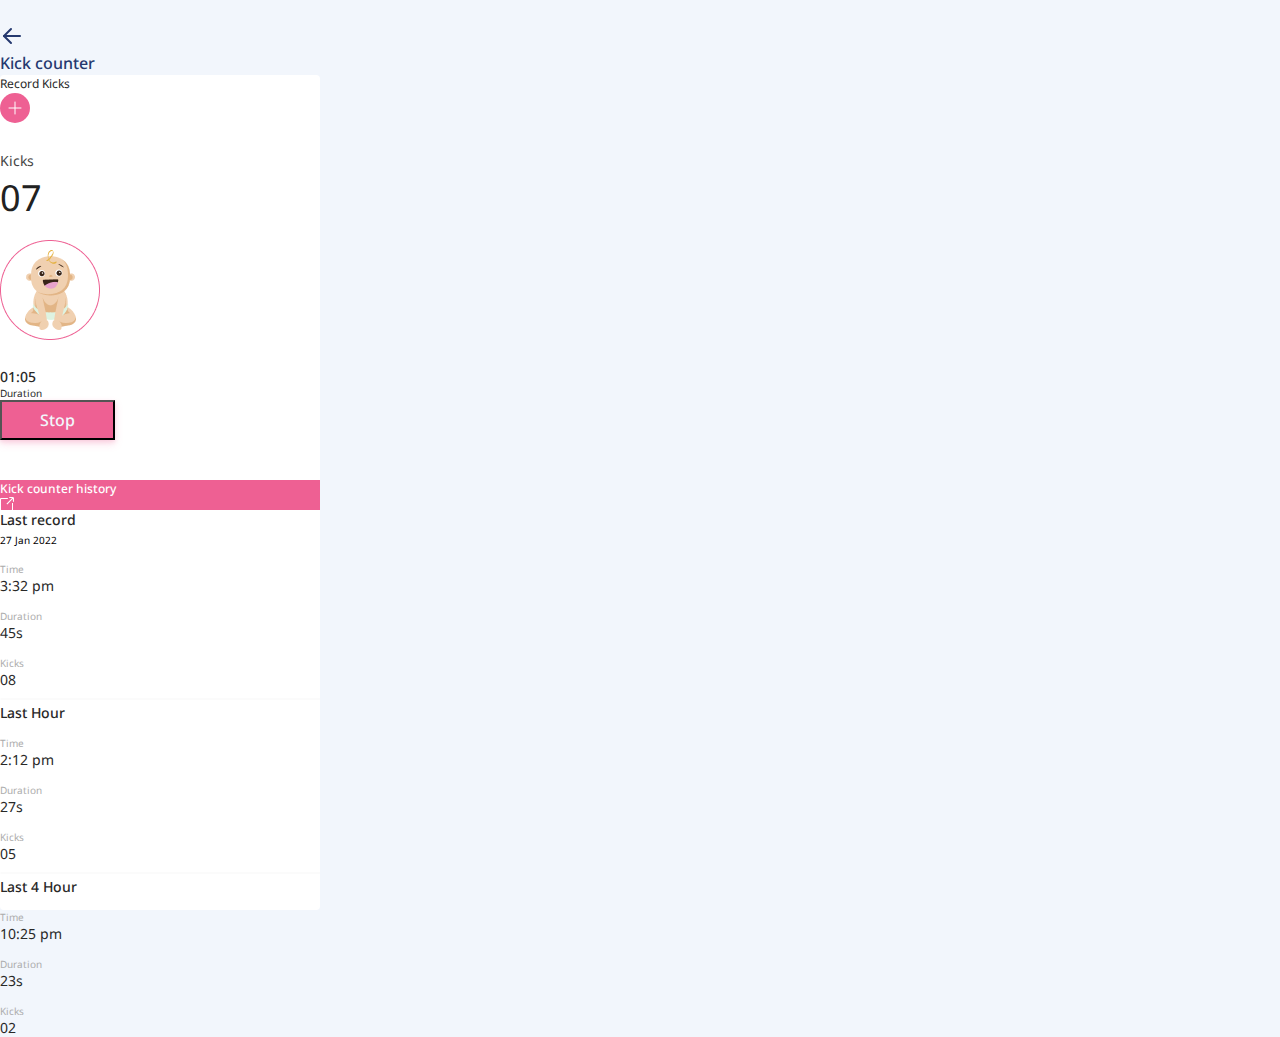
<file: page/kick-counter.html>
<!DOCTYPE html>
<html lang="en">
<head>
    <meta charset="UTF-8">
    <meta http-equiv="X-UA-Compatible" content="IE=edge">
    <meta name="viewport" content="width=device-width, initial-scale=1.0">
    <meta name="auther" content="maryam farmani">
    <link rel="stylesheet" href="./../css/index.css">
    <link rel="preconnect" href="https://fonts.googleapis.com">
    <link rel="preconnect" href="https://fonts.gstatic.com" crossorigin>
    <link href="https://fonts.googleapis.com/css2?family=Noto+Sans:wght@100;300;400;500;600;700&display=swap" rel="stylesheet">
    <link href="https://cdn.jsdelivr.net/npm/bootstrap@5.0.2/dist/css/bootstrap.min.css" rel="stylesheet" integrity="sha384-EVSTQN3/azprG1Anm3QDgpJLIm9Nao0Yz1ztcQTwFspd3yD65VohhpuuCOmLASjC" crossorigin="anonymous">
    <title>kick counter</title>

</head>
<body class="background-kick-counter">
    <div class="d-flex justify-content-center">

        <div class="d-flex" style="width: 32rem; margin-top: 2.4rem;">

            <span class="w-25">
                <a href="./dashboard.html">

                    <svg width="24" height="24" viewBox="0 0 24 24" fill="none" xmlns="http://www.w3.org/2000/svg">
                        <path d="M20 12H4" stroke="#25396F" stroke-width="2" stroke-linecap="round" stroke-linejoin="round"/>
                        <path d="M11 19L4 12L11 5" stroke="#25396F" stroke-width="2" stroke-linecap="round" stroke-linejoin="round"/>
                    </svg>

                </a>
            </span>

            <p class="text-center ms-3  mb-0 text-kick-p font-weight-500 font-size-16 w-50">Kick counter</p>
             
    
        </div>

    </div>

    <div class="d-flex justify-content-center mt-4">

        <div class="mb-5" style="width: 32rem; height: 83.5rem; background: #FFFFFF; border-radius: .4rem;">

            <div class="d-flex justify-content-end align-items-center pt-4">
                <p class="pe-3 pt-3 fw-normal" style="font-size: 1.2rem; color: #282828; line-height: 1.8rem;">Record Kicks</p>
                <svg class="me-3" width="30" height="30" viewBox="0 0 30 30" fill="none" xmlns="http://www.w3.org/2000/svg">
                    <rect width="30" height="30" rx="15" fill="#EE6093"/>
                    <path d="M15 9V21" stroke="white" stroke-linecap="round" stroke-linejoin="round"/>
                    <path d="M9 15H21" stroke="white" stroke-linecap="round" stroke-linejoin="round"/>
                </svg>
                    
            </div>

            <div class="d-flex align-items-center justify-content-center text-center " style="margin-top: 2.4rem;">
                <div>
                    <p class="fw-normal" style="color: #464646; font-size: 1.4rem; line-height: 2.2rem; margin-bottom: .8rem;">Kicks</p>
                    <p class="fw-normal mb-0" style="font-size: 3.6rem; color: #212121; line-height: 3.6rem;">07</p>
                    <img style="margin-top: 2.4rem;" src="./../picture/baby.png" alt="about baby">
                    <p class="font-weight-500 font-size-14 mb-0 " style="color: #282828; margin-top: 2.4rem;">01:05</p>
                    <p class="fw-normal mb-0 mt-2" style="color: #282828; font-size: 1rem;">Duration</p>
                    <a href="./Cotraction-Timer.html">
                        <button class="font-size-16 font-weight-500 rounded-pill  button-stop border-0 mt-5" style="color: #F2F6FC; width: 11.5rem; height: 4rem; background: #EE6093;  box-shadow: 0px 4px 8px rgba(238, 96, 147, 0.18), 0px 2px 4px rgba(238, 96, 147, 0.18);">Stop</button>
                    </a>
                     
                     
                    <div class="d-flex align-items-center text-start div-kick-counter rounded-top" style="margin-top: 4rem; height: 3rem; width: 32rem; background: #EE6093;">
                        <p class="mb-0 w-75 ps-4 font-weight-500 font-size-12" style="color: #FFFFFF; margin-right: 5rem;">Kick counter history</p>
                        <svg  width="14" height="14" viewBox="0 0 14 14" fill="none" xmlns="http://www.w3.org/2000/svg">
                            <path d="M12.6617 0H9.30829V1.06466H12.0906L6.46936 6.68541L7.28821 7.50441L12.9186 1.87435V4.6651H13.9999V1.33826C14 0.599167 13.4008 0 12.6617 0Z" fill="white"/>
                            <path d="M11.9959 12.4207C11.9959 12.7469 11.7413 13.0112 11.4273 13.0112H1.57265C1.25864 13.0112 1.00404 12.7469 1.00404 12.4207V2.57908C1.00404 2.25297 1.25864 1.98862 1.57265 1.98862H7.85763V1H1.24267C0.556369 1 0 1.55637 0 2.24267V12.7573C0 13.4436 0.556369 14 1.24267 14H11.7573C12.4436 14 13 13.4436 13 12.7573V6.11768H11.996V12.4207H11.9959Z" fill="white"/>
                        </svg>
                            
                    </div>

                    <div class="d-flex" >
                        <p class="mt-4 mb-0 w-75 text-start ps-4 font-weight-500 font-size-14" style="color: #282828;">Last record</p>
                        <p class="mt-4 fw-normal font-size-10" style="padding-top: .4rem; line-height: 1.5rem;">27 Jan 2022</p>
                    </div>

                    <div class="row mt-4">
                        <span class="col-4 text-start" style="padding-left: 2.5rem;">
                            <p class="fw-normal font-size-10 " style="color: #ACACAC;">Time</p>
                            <p class="fw-normal font-size-14 " style="color: #282828;">3:32 pm</p>
                        </span>

                        <span class="col-4 text-start" style="padding-left: 2.5rem;">
                            <p class="fw-normal font-size-10 " style="color: #ACACAC;">Duration</p>
                            <p class="fw-normal font-size-14 " style="color: #282828;">45s</p>
                        </span>

                        <span class="col-4 text-start" style="padding-left: 2.5rem;">
                            <p class="fw-normal font-size-10 " style="color: #ACACAC;">Kicks</p>
                            <p class="fw-normal font-size-14 " style="color: #282828;">08</p>
                        </span>
                    </div>
                    
                    <svg width="320" height="2" viewBox="0 0 320 2" fill="none" xmlns="http://www.w3.org/2000/svg">
                        <path opacity="0.05" d="M1 1H329" stroke="#464646" stroke-linecap="round"/>
                    </svg>
                     
                    <p class="mt-4 mb-0 w-75 text-start ps-4 font-weight-500 font-size-14" style="color: #282828;">Last Hour</p>
                    
                    <div class="row mt-4">
                        <span class="col-4 text-start" style="padding-left: 2.5rem;">
                            <p class="fw-normal font-size-10 " style="color: #ACACAC;">Time</p>
                            <p class="fw-normal font-size-14 " style="color: #282828;">2:12 pm</p>
                        </span>

                        <span class="col-4 text-start" style="padding-left: 2.5rem;">
                            <p class="fw-normal font-size-10 " style="color: #ACACAC;">Duration</p>
                            <p class="fw-normal font-size-14 " style="color: #282828;">27s</p>
                        </span>

                        <span class="col-4 text-start" style="padding-left: 2.5rem;">
                            <p class="fw-normal font-size-10 " style="color: #ACACAC;">Kicks</p>
                            <p class="fw-normal font-size-14 " style="color: #282828;">05</p>
                        </span>
                    </div>

                    <svg width="320" height="2" viewBox="0 0 320 2" fill="none" xmlns="http://www.w3.org/2000/svg">
                        <path opacity="0.05" d="M1 1H329" stroke="#464646" stroke-linecap="round"/>
                    </svg>

                    <p class="mt-4 mb-0 w-75 text-start ps-4 font-weight-500 font-size-14" style="color: #282828;">Last 4 Hour</p>

                    <div class="row mt-4">
                        <span class="col-4 text-start" style="padding-left: 2.5rem;">
                            <p class="fw-normal font-size-10 " style="color: #ACACAC;">Time</p>
                            <p class="fw-normal font-size-14 " style="color: #282828;">10:25 pm</p>
                        </span>

                        <span class="col-4 text-start" style="padding-left: 2.5rem;">
                            <p class="fw-normal font-size-10 " style="color: #ACACAC;">Duration</p>
                            <p class="fw-normal font-size-14 " style="color: #282828;">23s</p>
                        </span>

                        <span class="col-4 text-start" style="padding-left: 2.5rem;">
                            <p class="fw-normal font-size-10 " style="color: #ACACAC;">Kicks</p>
                            <p class="fw-normal font-size-14 " style="color: #282828;">02</p>
                        </span>
                    </div>
                </div>
                 
            </div>

        </div>

    </div>
    

    
</body>
</html>
</file>
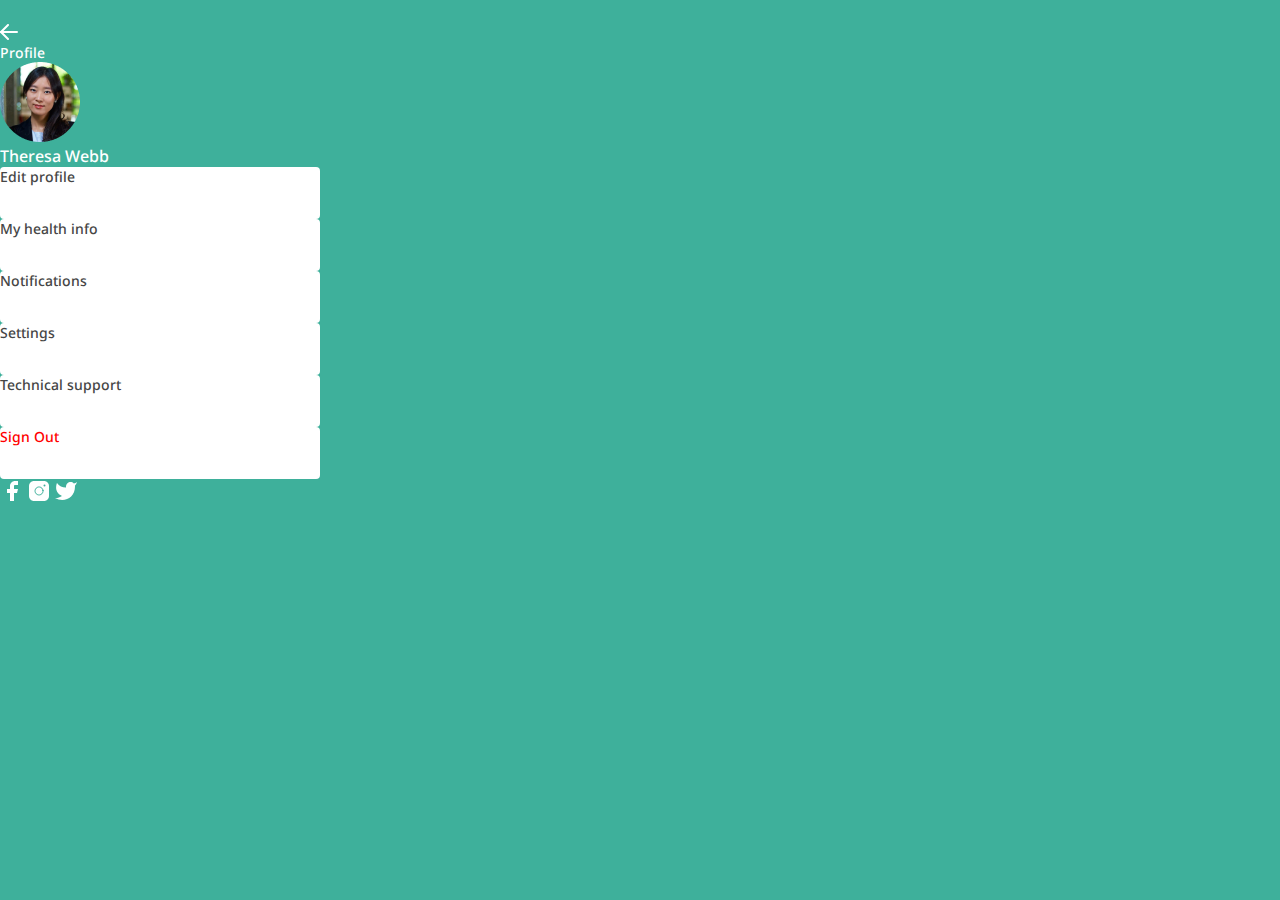
<file: page/profile.html>
<!DOCTYPE html>
<html lang="en">
<head>
    <meta charset="UTF-8">
    <meta http-equiv="X-UA-Compatible" content="IE=edge">
    <meta name="viewport" content="width=device-width, initial-scale=1.0">
    <meta name="auther" content="maryam farmani">
    <link rel="stylesheet" href="./../css/index.css">
    <link rel="preconnect" href="https://fonts.googleapis.com">
    <link rel="preconnect" href="https://fonts.gstatic.com" crossorigin>
    <link href="https://fonts.googleapis.com/css2?family=Noto+Sans:wght@100;300;400;500;600;700&display=swap" rel="stylesheet">
    <link href="https://cdn.jsdelivr.net/npm/bootstrap@5.0.2/dist/css/bootstrap.min.css" rel="stylesheet" integrity="sha384-EVSTQN3/azprG1Anm3QDgpJLIm9Nao0Yz1ztcQTwFspd3yD65VohhpuuCOmLASjC" crossorigin="anonymous">
    <title>Profile</title>
</head>
<body style="background: #3EB09B;">

    <div class="d-flex justify-content-center">

        <div class="d-flex mb-3" style="width: 32rem; margin-top: 2.4rem;">

            <span class="w-25">
                <a href="./how-you-are.html">

                    <svg width="18" height="16" viewBox="0 0 18 16" fill="none" xmlns="http://www.w3.org/2000/svg">
                        <path d="M17 8H1" stroke="white" stroke-width="2" stroke-linecap="round" stroke-linejoin="round"/>
                        <path d="M8 15L1 8L8 1" stroke="white" stroke-width="2" stroke-linecap="round" stroke-linejoin="round"/>
                    </svg>
                        

                </a>
            </span>

            <p class="text-center ms-0  mb-0 font-weight-500 font-size-14 w-50" style="color: #FFFFFF;">Profile</p>
             
    
        </div>

    </div>

    <div class="d-flex justify-content-center mt-4">
        <img src="./../picture/Ellipse -profile.png" alt="">
    </div>

    <div class="d-flex justify-content-center mt-4">
        <p class="font-size-16 font-weight-500" style="color: #FFFFFF;">Theresa Webb</p>
    </div>

    <div class="d-flex justify-content-center">
        <ul class=" list-unstyled mt-4">
            <li class="d-flex align-items-center row list-unstyled" style="cursor: pointer; border-radius: .4rem; height: 5.2rem; width: 32rem; background-color: #FFFFFF;">
                <p class="mb-0 col-9 font-size-14 font-weight-500" style="color: #464646;">Edit profile</p>
                <svg class="col-3" style="padding-left: 4rem;" width="16" height="16" viewBox="0 0 16 16" fill="none" xmlns="http://www.w3.org/2000/svg">
                    <path d="M2.66659 8H13.3333" stroke="#464646" stroke-linecap="round" stroke-linejoin="round"/>
                    <path d="M8.66659 12.6667L13.3333 8L8.66659 3.33333" stroke="#464646" stroke-linecap="round" stroke-linejoin="round"/>
                </svg>   
            </li>

            <li class="d-flex align-items-center row list-unstyled mt-2" style="cursor: pointer; border-radius: .4rem; height: 5.2rem; width: 32rem; background-color: #FFFFFF;">
                <p class="mb-0 col-9 font-size-14 font-weight-500" style="color: #464646;">My health info</p>
                <svg class="col-3" style="padding-left: 4rem;" width="16" height="16" viewBox="0 0 16 16" fill="none" xmlns="http://www.w3.org/2000/svg">
                    <path d="M2.66659 8H13.3333" stroke="#464646" stroke-linecap="round" stroke-linejoin="round"/>
                    <path d="M8.66659 12.6667L13.3333 8L8.66659 3.33333" stroke="#464646" stroke-linecap="round" stroke-linejoin="round"/>
                </svg>   
            </li>

            <li class="d-flex align-items-center row list-unstyled mt-2" style="cursor: pointer; border-radius: .4rem; height: 5.2rem; width: 32rem; background-color: #FFFFFF;">
                <p class="mb-0 col-9 font-size-14 font-weight-500" style="color: #464646;">Notifications</p>
                <svg class="col-3" style="padding-left: 4rem;" width="16" height="16" viewBox="0 0 16 16" fill="none" xmlns="http://www.w3.org/2000/svg">
                    <path d="M2.66659 8H13.3333" stroke="#464646" stroke-linecap="round" stroke-linejoin="round"/>
                    <path d="M8.66659 12.6667L13.3333 8L8.66659 3.33333" stroke="#464646" stroke-linecap="round" stroke-linejoin="round"/>
                </svg>   
            </li>

            <li class="d-flex align-items-center row list-unstyled mt-2" style="cursor: pointer; border-radius: .4rem; height: 5.2rem; width: 32rem; background-color: #FFFFFF;">
                <p class="mb-0 col-9 font-size-14 font-weight-500" style="color: #464646;">Settings</p>
                <svg class="col-3" style="padding-left: 4rem;" width="16" height="16" viewBox="0 0 16 16" fill="none" xmlns="http://www.w3.org/2000/svg">
                    <path d="M2.66659 8H13.3333" stroke="#464646" stroke-linecap="round" stroke-linejoin="round"/>
                    <path d="M8.66659 12.6667L13.3333 8L8.66659 3.33333" stroke="#464646" stroke-linecap="round" stroke-linejoin="round"/>
                </svg>   
            </li>

            <li class="d-flex align-items-center row list-unstyled mt-2" style="cursor: pointer; border-radius: .4rem; height: 5.2rem; width: 32rem; background-color: #FFFFFF;">
                <p class="mb-0 col-9 font-size-14 font-weight-500" style="color: #464646;">Technical support</p>
                <svg class="col-3" style="padding-left: 4rem;" width="16" height="16" viewBox="0 0 16 16" fill="none" xmlns="http://www.w3.org/2000/svg">
                    <path d="M2.66659 8H13.3333" stroke="#464646" stroke-linecap="round" stroke-linejoin="round"/>
                    <path d="M8.66659 12.6667L13.3333 8L8.66659 3.33333" stroke="#464646" stroke-linecap="round" stroke-linejoin="round"/>
                </svg>   
            </li>

            <li class=" d-flex align-items-center row list-unstyled mt-2 " style="cursor: pointer; border-radius: .4rem; height: 5.2rem; width: 32rem; background-color: #FFFFFF;">
                <p class="mb-0 col-9 font-size-14 font-weight-500" style="color: #FF0000;">Sign Out</p>
                <svg class="col-3" style="padding-left: 4rem;" width="16" height="16" viewBox="0 0 16 16" fill="none" xmlns="http://www.w3.org/2000/svg">
                    <path d="M2.66659 8H13.3333" stroke="#464646" stroke-linecap="round" stroke-linejoin="round"/>
                    <path d="M8.66659 12.6667L13.3333 8L8.66659 3.33333" stroke="#464646" stroke-linecap="round" stroke-linejoin="round"/>
                </svg>   
            </li>
        </ul>
    </div>

    <div class="d-flex justify-content-center">
        <div class="d-flex gap-4 justify-content-end mt-2" style="width: 32rem; height: 5rem;">
            <svg width="24" height="24" viewBox="0 0 24 24" fill="none" xmlns="http://www.w3.org/2000/svg">
                <path d="M18 2H15C13.6739 2 12.4021 2.52678 11.4645 3.46447C10.5268 4.40215 10 5.67392 10 7V10H7V14H10V22H14V14H17L18 10H14V7C14 6.73478 14.1054 6.48043 14.2929 6.29289C14.4804 6.10536 14.7348 6 15 6H18V2Z" fill="white"/>
            </svg>

            <svg width="24" height="24" viewBox="0 0 24 24" fill="none" xmlns="http://www.w3.org/2000/svg">
                <path d="M17 2H7C4.23858 2 2 4.23858 2 7V17C2 19.7614 4.23858 22 7 22H17C19.7614 22 22 19.7614 22 17V7C22 4.23858 19.7614 2 17 2Z" fill="white"/>
                <path d="M16 11.37C16.1234 12.2022 15.9812 13.0522 15.5937 13.799C15.2062 14.5458 14.5931 15.1514 13.8416 15.5297C13.0901 15.9079 12.2384 16.0396 11.4077 15.9059C10.5771 15.7723 9.80971 15.3801 9.21479 14.7852C8.61987 14.1902 8.22768 13.4229 8.09402 12.5922C7.96035 11.7615 8.09202 10.9099 8.47028 10.1584C8.84854 9.40685 9.45414 8.79374 10.2009 8.40624C10.9477 8.01874 11.7977 7.87658 12.63 8C13.4789 8.12588 14.2648 8.52146 14.8716 9.1283C15.4785 9.73515 15.8741 10.5211 16 11.37Z" stroke="#3EB09B" stroke-linecap="round" stroke-linejoin="round"/>
                <path d="M17.5 6.5H17.51" stroke="#3EB09B" stroke-width="2" stroke-linecap="round" stroke-linejoin="round"/>
            </svg>

            <svg width="24" height="24" viewBox="0 0 24 24" fill="none" xmlns="http://www.w3.org/2000/svg">
                <path d="M23 2.99998C22.0424 3.67546 20.9821 4.19209 19.86 4.52999C19.2577 3.8375 18.4573 3.34668 17.567 3.12391C16.6767 2.90115 15.7395 2.95718 14.8821 3.28444C14.0247 3.6117 13.2884 4.19439 12.773 4.9537C12.2575 5.71302 11.9877 6.61232 12 7.52998V8.52998C10.2426 8.57555 8.50127 8.1858 6.93101 7.39543C5.36074 6.60506 4.01032 5.43862 3 3.99998C3 3.99998 -1 13 8 17C5.94053 18.398 3.48716 19.0989 1 19C10 24 21 19 21 7.49998C20.9991 7.22144 20.9723 6.94358 20.92 6.66999C21.9406 5.66348 22.6608 4.3927 23 2.99998Z" fill="white"/>
            </svg>
          
        </div>
    </div>
    
    
</body>
</html>
</file>
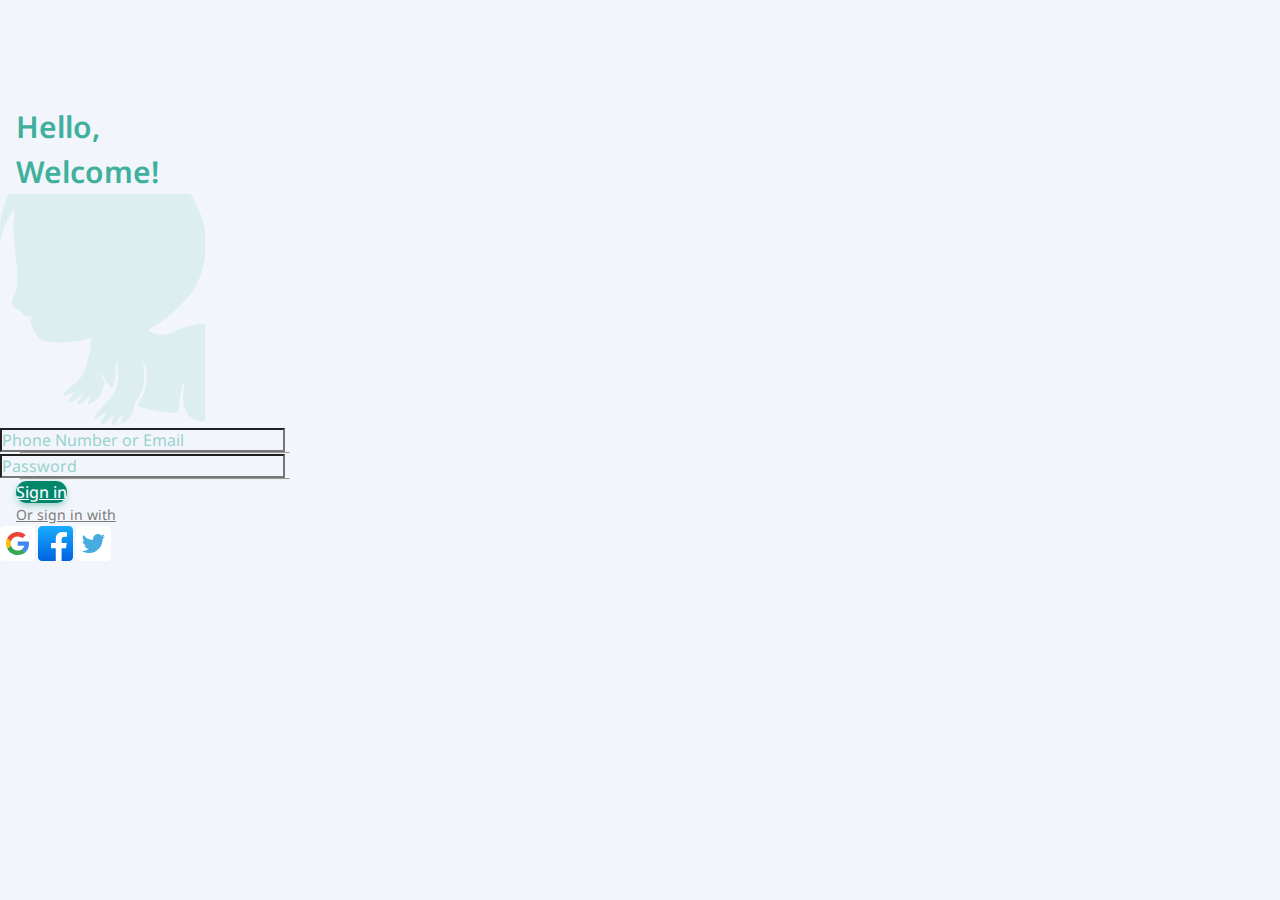
<file: page/sign.html>
<!DOCTYPE html>
<html lang="en">
<head>
    <meta charset="UTF-8">
    <meta http-equiv="X-UA-Compatible" content="IE=edge">
    <meta name="viewport" content="width=device-width, initial-scale=1.0">
    <meta name="auther" content="maryam farmani">
    <link rel="stylesheet" href="./../css/index.css">
    <link rel="preconnect" href="https://fonts.googleapis.com">
    <link rel="preconnect" href="https://fonts.gstatic.com" crossorigin>
    <link href="https://fonts.googleapis.com/css2?family=Noto+Sans:wght@100;300;400;500;600;700&display=swap" rel="stylesheet">
    <link href="https://cdn.jsdelivr.net/npm/bootstrap@5.0.2/dist/css/bootstrap.min.css" rel="stylesheet" integrity="sha384-EVSTQN3/azprG1Anm3QDgpJLIm9Nao0Yz1ztcQTwFspd3yD65VohhpuuCOmLASjC" crossorigin="anonymous">
    <title>sign in</title>

</head>
<body class="background-sign">
    <div class="container-sm">
        <div class="d-flex justify-content-center">
            <div class="d-flex justify-content-center" style="width: 32rem; ">
                <p class="text-h1 ">Hello, Welcome!</p>
    
                <svg width="205" height="231" viewBox="0 0 205 231" fill="none" xmlns="http://www.w3.org/2000/svg">
                <path opacity="0.2" fill-rule="evenodd" clip-rule="evenodd" d="M84.5112 -42.9822C79.8231 -42.0519 71.8778 -39.9533 66.8549 -38.3198C61.8321 -36.6863 53.7077 -34.7464 48.8018 -34.009C34.6183 -31.8799 19.8017 -23.4585 8.01954 -10.8314C1.46603 -3.80669 0.572257 -1.7044 6.13458 -6.39608C10.1529 -9.78635 19.2951 -14.8602 20.0391 -14.113C20.2802 -13.8713 18.3868 -11.6396 15.8309 -9.15274C6.09317 0.322201 -0.140076 18.6959 0.00239163 37.5041L0.0864112 48.4917L1.71809 41.777C3.80152 33.208 7.31084 25.2127 11.3352 19.8642L14.5024 15.6547L13.7584 26.5788C13.2397 34.1822 13.8193 44.7425 15.6628 61.3105C18.4647 86.4854 18.2516 92.9949 14.3794 100.606C11.977 105.325 11.4424 109.762 12.9913 112.11C13.4832 112.856 15.6507 114.372 17.8072 115.48C19.9649 116.588 22.3125 118.587 23.0261 119.923C23.9576 121.67 25.5759 122.352 28.7845 122.352C32.256 122.352 32.9221 122.678 31.786 123.818C29.66 125.949 29.9486 127.879 33.5724 135.794C38.482 146.518 42.8936 148.622 60.1578 148.477C68.0677 148.41 76.9482 147.537 81.8469 146.346C86.4095 145.236 90.4449 144.328 90.815 144.328C91.9572 144.328 89.9797 157.889 87.4652 167.307C83.7879 181.081 81.1687 185.201 71.6708 192.149C61.2524 199.771 59.7998 204.796 69.4644 199.786C74.4557 197.197 75.3141 198.537 71.3323 202.702C67.3347 206.886 67.2592 207.811 70.9159 207.811C72.539 207.811 75.1546 206.24 77.0127 204.149C80.7607 199.932 83.4834 199.151 81.5035 202.86C80.8058 204.166 79.6916 205.571 79.0256 205.984C77.1844 207.125 77.579 210.253 79.5638 210.253C80.5257 210.253 83.3252 208.193 85.7824 205.675C90.1685 201.182 90.7675 201.795 88.1715 208.116C86.8954 211.225 89.1054 210.769 95.1524 206.677C99.6346 203.645 100.767 201.998 102.611 195.828L104.783 188.554L101.598 182.006C97.9396 174.491 99.5421 176.245 106.16 187.003C108.692 191.116 111.273 194.165 111.899 193.778C113.913 192.53 115.546 184.249 115.632 174.849C115.746 162.441 117.925 167.68 118.116 180.82C118.295 193.103 115.15 199.552 102.517 212.811C95.6723 219.993 93.5974 222.903 94.6032 223.912C95.609 224.92 97.1201 224.396 100.365 221.916C105.665 217.862 107.246 218.707 103.603 223.648C100.575 227.755 100.302 229.33 102.472 230.177C103.31 230.503 106.003 228.49 108.46 225.702C110.916 222.914 113.346 221.054 113.858 221.568C114.371 222.082 114.142 223.152 113.349 223.947C111.77 225.531 111.358 231.018 112.822 230.989C114.663 230.951 116.487 229.083 118.467 225.208C121.665 218.953 124.173 220.082 121.681 226.655C119.882 231.398 122.526 230.631 128.605 224.649C132.94 220.383 133.827 218.724 133.827 214.871C133.827 211.694 134.935 208.699 137.343 205.366C144.003 196.149 145.934 183.514 142.942 168.744C142.4 166.069 142.543 166.145 144.093 169.355C148.637 178.766 147.417 193.375 141.101 205.155L137.616 211.656L141.717 213.373C147.012 215.592 165.373 218.799 172.775 218.799H178.528L179.219 210.558C179.917 202.256 183.643 185.32 184.567 186.248C184.841 186.522 184.497 190.317 183.801 194.68C182.502 202.834 183.449 211.801 186.229 217.666C188.791 223.072 194.215 226.311 201.87 227.007C211.006 227.837 215.771 226.192 225.857 218.727C230.341 215.41 234.523 212.695 235.154 212.695C238.169 212.695 243.249 219.891 244.06 225.314C245.1 232.266 247.444 232.747 253.65 227.284C260.032 221.665 261.067 217.19 260.997 195.509C260.929 174.553 259.729 169.219 254.807 167.98C250.152 166.808 245.557 169.506 233.555 180.452C222.054 190.943 218.154 193.397 225.654 185.423C233.583 176.994 237.046 160.974 233.504 149.116C230.302 138.402 220.234 131.006 207.451 129.977C197.968 129.214 189.389 131.084 177.323 136.546C170.435 139.664 166.035 140.885 161.803 140.852C156.228 140.809 148.397 137.99 148.474 136.055C148.492 135.569 152.74 132.699 157.911 129.677C171.062 121.992 190.224 102.726 196.213 91.1661C205.772 72.7156 208.659 49.6637 203.85 30.179C200.985 18.5689 193.278 3.02512 185.353 -7.13227C162.507 -36.4056 122.695 -50.5587 84.5112 -42.9822Z" fill="#89D2C4"/>
                </svg>
            </div>
    
            
        </div>
    
        <form class="mb-4 "  action="">
            <div class="mt-2 d-flex justify-content-center">
                <input class= "input-sign d-flex justify-content-sm-center fw-normal  border-0 input-style" style="width: 28.5rem;" type="text" placeholder="Phone Number or Email">
            </div>
    
            <div  class="d-flex justify-content-center ">
                <div class="" style="width: 32rem; padding-left: 2rem;">
                    <hr class="hr-form text-dark">
                </div>
                
            </div>
    
            <div class="mt-4 d-flex justify-content-center">
                <input class= "input-sign d-flex justify-content-sm-center fw-normal border-0 input-style" style="width: 28.5rem;" type="text" placeholder="Password">
            </div>
    
            <div  class="d-flex justify-content-center ">
                <div class="" style="width: 32rem; padding-left: 2rem;">
                    <hr class="hr-form text-dark">
                </div>
                
            </div>
    
            <div class="d-flex justify-content-center" >
                <div style="width: 32rem;">
                    <a class="ms-4 ms-sm-5 d-flex justify-content-center align-items-center text-decoration-none text-center a-sign mx-0" href="./dashboard.html">Sign in</a>
                </div>
            </div>
             
             
        </form>
    
        <div class="d-flex justify-content-center">
            <div style="width: 31rem;">
                <a class="text-decoration-none fw-normal ms-sm-5  a-with" href="#">Or sign in with</a>
            </div>
             
        </div>
    
        <div class="d-flex mt-3 justify-content-center">
            <div style="width: 31rem;">
                <svg class="me-3 ms-4 ms-sm-5" width="35" height="35" viewBox="0 0 35 35" fill="none" xmlns="http://www.w3.org/2000/svg">
                    <path d="M0 4C0 1.79086 1.79086 0 4 0H31C33.2091 0 35 1.79086 35 4V31C35 33.2091 33.2091 35 31 35H4C1.79086 35 0 33.2091 0 31V4Z" fill="white"/>
                    <path d="M29.0001 17.7555C29.0001 16.8099 28.9218 16.1199 28.7523 15.4044H17.7347V19.6721H24.2018C24.0715 20.7327 23.3674 22.3299 21.8027 23.4032L21.7808 23.5461L25.2644 26.1908L25.5057 26.2144C27.7222 24.2082 29.0001 21.2566 29.0001 17.7555" fill="#4285F4"/>
                    <path d="M17.734 29.0001C20.9024 29.0001 23.5622 27.9778 25.505 26.2145L21.802 23.4033C20.8111 24.0805 19.4812 24.5533 17.734 24.5533C14.6309 24.5533 11.9971 22.5472 11.0583 19.7744L10.9207 19.7859L7.29841 22.5331L7.25104 22.6622C9.18072 26.4189 13.1444 29.0001 17.734 29.0001Z" fill="#34A853"/>
                    <path d="M11.0589 19.7745C10.8112 19.0589 10.6678 18.2922 10.6678 17.5C10.6678 16.7077 10.8112 15.9411 11.0459 15.2256L11.0393 15.0732L7.37167 12.2818L7.25167 12.3377C6.45636 13.8966 6 15.6472 6 17.5C6 19.3528 6.45636 21.1033 7.25167 22.6622L11.0589 19.7745" fill="#FBBC05"/>
                    <path d="M17.7341 10.4466C19.9376 10.4466 21.424 11.3794 22.2715 12.1589L25.5833 8.99001C23.5493 7.13723 20.9024 6 17.7341 6C13.1445 6 9.18073 8.5811 7.25104 12.3377L11.0453 15.2256C11.9972 12.4528 14.6309 10.4466 17.7341 10.4466" fill="#EB4335"/>
                </svg>
                    
        
                <svg class="me-3" width="35" height="35" viewBox="0 0 35 35" fill="none" xmlns="http://www.w3.org/2000/svg">
                    <path d="M-3.05176e-05 4C-3.05176e-05 1.79086 1.79083 0 3.99997 0H30.9999C33.2091 0 34.9999 1.79086 34.9999 4V31C34.9999 33.2091 33.2091 35 30.9999 35H3.99997C1.79083 35 -3.05176e-05 33.2091 -3.05176e-05 31V4Z" fill="url(#paint0_linear_807_630)"/>
                    <path d="M27.9516 22.1893L28.7808 16.9806H23.5936V13.6019C23.5936 12.1766 24.3169 10.7864 26.6402 10.7864H29V6.35194C29 6.35194 26.8593 6 24.8137 6C20.5398 6 17.7489 8.49524 17.7489 13.0107V16.9806H13V22.1893H17.7489V35H21C21.9936 35 23.5936 35 23.5936 35V22.1893H27.9516Z" fill="white"/>
                    <defs>
                    <linearGradient id="paint0_linear_807_630" x1="17.5813" y1="-4.28139e-06" x2="17.5813" y2="34.7349" gradientUnits="userSpaceOnUse">
                    <stop stop-color="#18ACFE"/>
                    <stop offset="1" stop-color="#0163E0"/>
                    </linearGradient>
                    </defs>
                </svg>
        
                <svg width="35" height="35" viewBox="0 0 35 35" fill="none" xmlns="http://www.w3.org/2000/svg">
                    <path d="M-6.10352e-05 4C-6.10352e-05 1.79086 1.7908 0 3.99994 0H30.9999C33.209 0 34.9999 1.79086 34.9999 4V31C34.9999 33.2091 33.209 35 30.9999 35H3.99994C1.7908 35 -6.10352e-05 33.2091 -6.10352e-05 31V4Z" fill="white"/>
                    <path d="M13.2193 27C10.5619 27 8.08487 26.2227 5.99994 24.8816C7.77011 24.9968 10.8941 24.7209 12.8372 22.857C9.91411 22.7221 8.59587 20.4675 8.42392 19.5041C8.67229 19.6004 9.85679 19.716 10.5255 19.4462C7.163 18.5984 6.64717 15.6308 6.76179 14.7252C7.39226 15.1684 8.46213 15.3225 8.88244 15.284C5.74923 13.0294 6.87642 9.63793 7.43047 8.90568C9.67897 12.0385 13.0488 13.7979 17.2177 13.8958C17.1391 13.5491 17.0976 13.1882 17.0976 12.8174C17.0976 10.1568 19.236 8 21.8738 8C23.252 8 24.4939 8.5888 25.3657 9.53061C26.2867 9.31357 27.6728 8.80549 28.3504 8.36613C28.0088 9.59939 26.9455 10.6282 26.3023 11.0095C26.3076 11.0225 26.2971 10.9965 26.3023 11.0095C26.8673 10.9236 28.396 10.6281 28.9999 10.216C28.7013 10.9089 27.5739 12.0608 26.6488 12.7057C26.8209 20.3401 21.0128 27 13.2193 27Z" fill="#47ACDF"/>
                </svg>    
            </div>
            
    
        </div>
    </div>
    
    
</body>
</html>
</file>
<file: css/index.css>
* {
    font-family: 'Noto Sans';
    padding: 0;
    margin: 0;
    box-sizing: border-box;
}

html{
    font-size: 62.5%;
}

.background-index{
    background-color: #F2F6FC;
}

.circle{
    background: #3EB09B;
    width: 15.6rem;
    height: 15.6rem;
    margin-top: 7.2rem;
}

.font-h1{
    font-weight: 600;
    color: #25396F;
    font-size: 1.8rem;
    line-height: 2.7rem;
    font-style: normal;
    margin-top: 1.6rem;
}

.p-font{
    font-size: 1.2rem;
    font-weight: 400;
    line-height: 1.8rem;
    color: #25396F;
    max-width: 26rem;
    padding-top: .3rem;
}

.div-button{
    background-image: url("./../picture/Vector-index.png");
    background-repeat: no-repeat;
    width: 32rem;
    height: 32.9rem;
    margin-top: -3rem;
}

.div-start{
    margin-top: 20rem;
    border: #89D2C4;
    width: 30rem;
    height: 4.8rem;
    background: #89D2C4;
    border-radius: 3rem;
     
}

.a-button{
    font-weight: 500;
    font-size: 1.6rem;
    line-height: 2.4rem;
    color: #F2F6FC;
}


 /* sign.css */
 .background-sign{
    background: #F2F6FC;
}

.text-h1{
    color: #3EB09B;
    font-weight: 600;
    font-size: 3rem;
    line-height: 4.5rem;
    max-width: 41% ;
    margin-top: 10.4rem;
    margin-left: 1.6rem;
}

.input-style{
    background: #F2F6FC;
    width: 18.1rem;
    height: 2.4rem;
    font-size: 1.6rem;
}

.input-sign::-webkit-input-placeholder{
    color: #3EB09B;
    opacity: 0.5;
}

.hr-form{
    color: #9A9A9A;
    width: 27rem;
}

.a-sign{
    background: #00866A;
    box-shadow: 0rem .4rem .8rem rgba(0, 134, 106, 0.18), 0px 2px 4px rgba(0, 134, 106, 0.18);
    border-radius: 3rem;
    width: 18.4rem;
    height: 4.8rem;
    margin-left: 1.6rem;
    margin-top: 3rem;
    font-size: 1.6rem;
    line-height: 2.4rem;
    font-style: normal;
    font-weight: 500;
    color: #F2F6FC;

}

.a-with{
    font-size: 1.4rem;
    line-height: 2.2rem;
    color: #7C7C7C;
    margin-left: 1.6rem;
     
}

/* dashboard.css */
.background-dashboard{
    background: #F2F6FC;
}

.container-dashboard{
    max-width: 35rem;
    
}

.div-h2{
    font-weight: 500;
    font-size: 1.2rem;
    line-height: 1.8rem;
    font-style: normal;
    color: #25396F;
}

.div-h1{
    font-style: normal;
    font-weight: 600;
    font-size: 2.4rem;
    line-height: 3.6rem;
    color: #25396F;
}
.div-card{
    background: radial-gradient(50% 50% at 50% 50%, #F3A183 0%, #EC6F66 100%);
    box-shadow: 2px 2px 4px rgba(0, 0, 0, 0.1);
    width: 16rem;
    height: 15.1rem;
}

.card-body-text{
    font-size: 1.2rem;
    line-height: 1.8rem;
    color: #464646;
    height: 3.4rem;
    padding-top: .8rem;
}

.h-card-body{
    height: 3.4rem;
}

.p-text-card1{
    font-style: normal;
    font-weight: 600;
    font-size: 1.6rem;
    line-height: 2.4rem;
    margin-top: -1.8rem;
    margin-left: .8rem;
    color: #FFFFFF;
}

.p-text-card2{
    font-style: normal;
    font-size: 1rem;
    line-height: 1.5rem;
    color: #FFFFFF;
    margin-left: .8rem;
}

.div-card2{
    background: radial-gradient(50% 50% at 50% 50%, #FF7054 11.98%, #FFB141 100%);
    height: 15.1rem;
}

.card-body2{
    font-size: 1.2rem;
    line-height: 1.2rem;
    color: #464646;
    
}

.p-card-kumquat{
    font-style: normal;
    font-weight: 600;
    font-size: 1.4rem;
    line-height: 2.1rem;
    color: #FFFFFF;
    padding-left: 1rem;
    
}

.p-your{
    width: 32.8rem;
    height: 3rem;
}

.background-card-header{
    background-image: url("./../picture/Group\ 26.png");
    height: 3rem;
    width: 32rem;
}

.title-card-1{
    font-style: normal;
    font-weight: 500;
    font-size: 1.2rem;
    line-height: 1.8rem;
    color: #212121;
}

.background-10{
    background-image: url("./../picture/Group\ 9.png");
    background-repeat: no-repeat;
    height: 3rem;
    width: 3rem;
}

.text-10-73{
    font-style: normal;
    font-weight: 500;
    font-size: 1rem;
    line-height: 1.5rem;
    color: #282828;
}

.p-weeks{
    font-size: 1.4rem;
    line-height: 2.1rem;
    color: #282828;
}

.text-p-card{
    font-size: 1.4rem;
    line-height: 2.1rem;
    margin-top: 1rem;
}

.div-howareyou{
    background: #FFFFFF;
    border-radius: .4rem;
    width: 32rem;
    height: 35.9rem;
    margin-top: 2.4rem;
}

.text-howareyou{
    font-style: normal;
    font-weight: 500;
    font-size: 1.2rem;
    line-height: 1.8rem;
    color: #25396F;
}

.p-how{
    font-weight: 500;
    font-size: 1rem;
    line-height: 1.5rem;
    color: #00866A;
}

.btn-how {
    background-color: #89D2C4;
    border: 0;
    border-radius: 3rem;
    padding: .4rem 1.6rem;
    height: 2.6rem;
    font-size: 1.2rem;
    line-height: 1.8rem;
    color: #FFFFFF;

}

.text-span{
    font-size: 1.4rem;
    line-height: 2.1rem;
    color: #282828;

}

.background-kick{
    background: #EE6093;
    border-radius: .4rem;

}

.text-tools{
    color: #464646;
    font-weight: 500;
    font-size: 1.2rem;
    line-height: 1.8rem;
}

.p-kick-counter{
    color: #FFFFFF;
    font-weight: 500;
    font-size: 1.2rem;
    line-height: 1.8rem;
}

.p2-kick{
    font-size: 10px;
    line-height: 1.5rem;
    color: #FFFFFF;
}

.background-Contraction{
    background: #1AB0B0;
    border-radius: .4rem;
}

.text-vitamin{
    font-weight: 500;
    font-size: 1.6rem;
    line-height: 2.4rem;
    color: #282828;
}

.p-vitamin{
    font-size: 14px;
    line-height: 2.1rem;
    color: #646464;
}

.a-vitamin{
    font-weight: 500;
    font-size: 1.2rem;
    line-height: 2rem;
    color: #00866A;
}

.a-exercise{
    font-weight: 500;
    font-size: 1.4rem;
    line-height: 2rem;
    color: #00866A;

}

.button-see-more{
    width: 32rem;
    height: 4.8rem;
    background: #00866A;
    box-shadow: 0px 4px 8px rgba(0, 134, 106, 0.18), 0px 2px 4px rgba(0, 134, 106, 0.18);
    border-radius: 3rem;
    font-weight: 500;
    font-size: 1.6rem;
    line-height: 2.4rem;
     
}


/* kick-counter.css */
.background-kick-counter{
    background: #F2F6FC;   
}

.text-kick-p{
    color: #25396F;
    line-height: 2.4rem;
}

.font-size-16{
    font-size: 1.6rem;
}

.font-weight-500{
    font-weight: 500;
}

.font-size-14{
    font-size: 1.4rem;
}

.font-size-12{
    font-size: 1.2rem;
};

.font-size-10{
    font-size: 1rem;
};

.button-stop{
    color: #F2F6FC;
    border-radius: 3rem;
    width: 11.5rem;
    height: 4rem;
    margin-bottom: 4rem;
};

.div-kick-counter{
    width: 32rem;
    height: 3rem;
    background: #EE6093;

};
</file>
<file: css/how-you-are.css>
.how-input::-webkit-input-placeholder{
    color: #ACACAC;
    font-size: 1.4rem;
};

.input-24::-webkit-input-placeholder{
    color:  #464646;
    font-weight: 500;
    font-size: 1.6rem;
}
</file>
